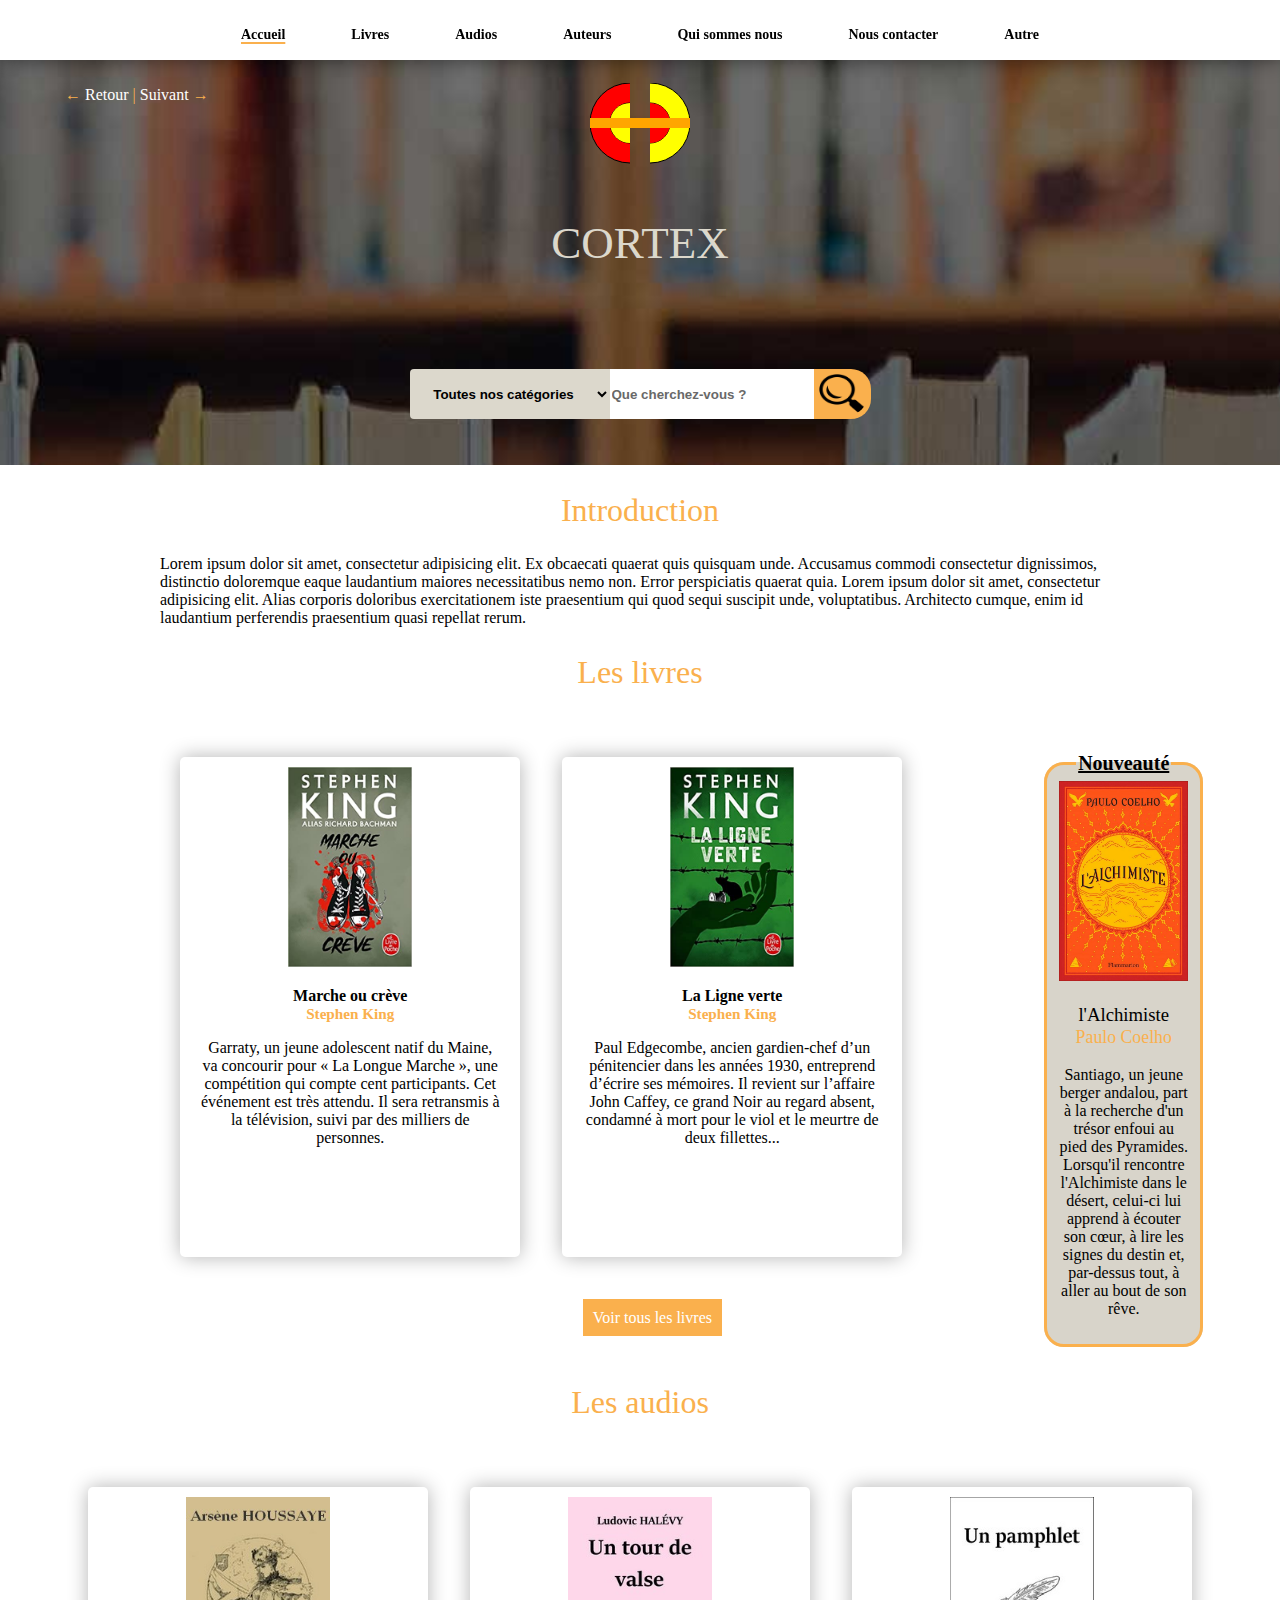
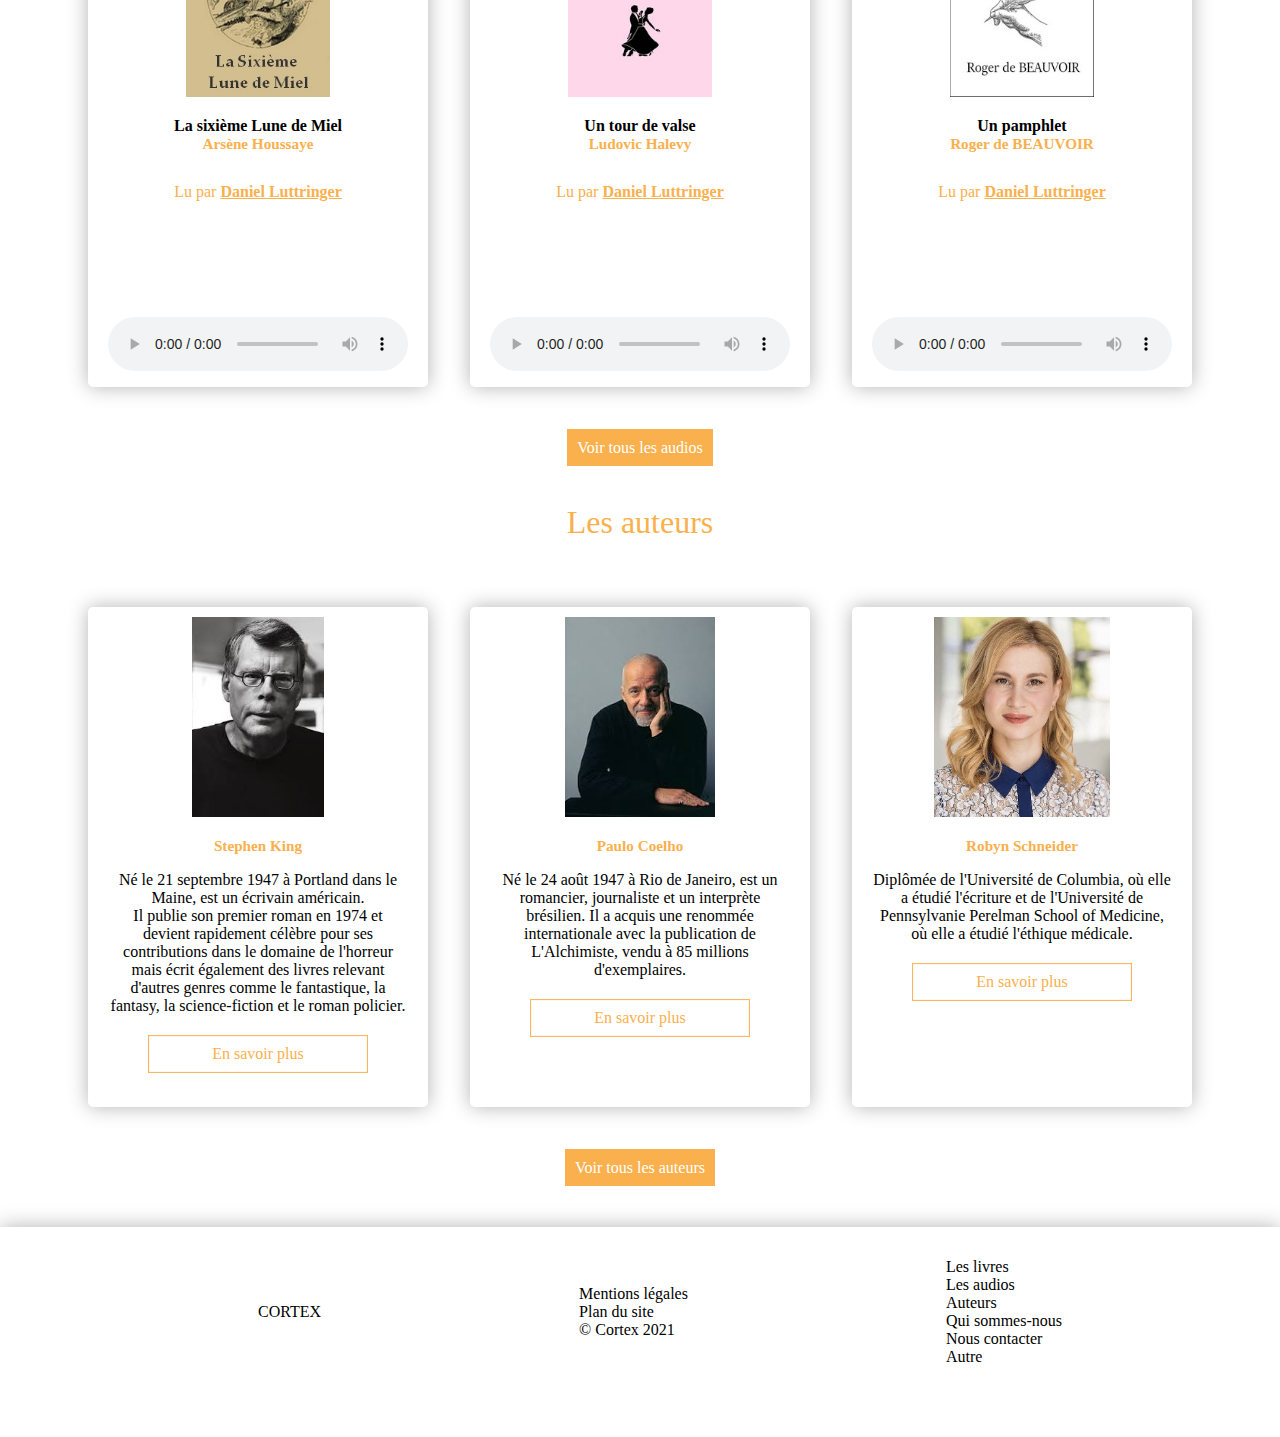
<file: html/index.html>
<!DOCTYPE html>
<html lang="fr" >
    <head>
        <meta charset="utf-8">
        <title>Accueil</title>
        <link rel="stylesheet" href="../css/style.css"/>
        <meta name="author" content="ISMAIL Saman et Hoarau Tristan" />
        <meta name="description" content="Ce site web contien des livres sous toutes ses formes."/>
        <link rel="shortcut icon" href="../media/logo.ico" />
    </head>

    <body onload="logo()">
        <nav>
            <div class="ul">
                <input type = "button" class="current li" value="Accueil" onclick="location.href='index.html'">
                <input type = "button" class="li" value="Livres" onclick="location.href='livres.html'">
                <input type = "button" class="li" value="Audios" onclick="location.href='audios.html'">
                <input type = "button" class="li" value="Auteurs" onclick="location.href='auteurs.html'">
                <input type = "button" class="li" value="Qui sommes nous" onclick="location.href='quiSommesNous.html'">
                <input type = "button" class="li" value="Nous contacter" onclick="location.href='nousContacter.html'">
                <input type = "button" class="li" value="Autre" onclick="location.href='autre.html'">
            </div>
        </nav>

    <div class="content">
        <header>
            <div class="header-content">
                <div class="next-back">
                    <a href="javascript: history.go(-1)">Retour</a>
                    <a href="livres.html">Suivant</a>
                </div>
                <div id="canvas_container">
                    <canvas id="c1" width="100" height="100">
                    </canvas>
                    <h1>CORTEX</h1>
                </div>


                <div id="divChercher">
                    <select name="filtre" id="filtre" >
                        <option selected="selected" value="tous">Toutes nos catégories</option>
                        <option value="livres">Livres</option>
                        <option value="audios">Audios</option>
                        <option value="auteurs">Auteurs</option>
                    </select>
                    <input id="txtChercher" type="text" value="Que cherchez-vous ?" onfocus="cliqueBarreRecherche()"/>
                    <img src="../media/search.png" alt="search" onclick="chercher()"/>
                </div>
            </div>
        </header>

        <div id="home-content">
            <div class="intro">
                <h2>Introduction</h2>
                <p>
                    Lorem ipsum dolor sit amet, consectetur adipisicing elit. Ex obcaecati quaerat quis quisquam unde. Accusamus commodi consectetur dignissimos, distinctio doloremque eaque laudantium maiores necessitatibus nemo non. Error perspiciatis quaerat quia.
                    Lorem ipsum dolor sit amet, consectetur adipisicing elit. Alias corporis doloribus exercitationem iste praesentium qui quod sequi suscipit unde, voluptatibus. Architecto cumque, enim id laudantium perferendis praesentium quasi repellat rerum.
                </p>
            </div>

            <h2>Les livres</h2>

            <div class="new">
                <fieldset id="nouveaute">
                    <legend>Nouveauté</legend>
                    <a href = "https://www.babelio.com/livres/Coelho-Lalchimiste/5047">
                        <img class="photoArticles" src="../media/livres/lalchimiste.jpg" alt="l'alchimiste"/>
                    </a>
                    <h3>l'Alchimiste<br/><span class="auteur">Paulo Coelho</span></h3>
                    <p>Santiago, un jeune berger andalou, part à la recherche d'un trésor enfoui au pied des Pyramides.
                        <br/>Lorsqu'il rencontre l'Alchimiste dans le désert, celui-ci lui apprend à écouter son cœur, à lire les signes du destin et, par-dessus tout, à aller au bout de son rêve.
                    </p>
                </fieldset>
            </div>
            <table>
                <tr>
                    <td>
                        <div class="article articleLivre tous">
                            <a href = "https://fr.wikipedia.org/wiki/Marche_ou_cr%C3%A8ve_(roman)">
                                <img class="photoArticles" src="../media/livres/marcheOuCreve.jpg" alt="Marche ou créve"/>
                            </a>
                            <p class="titre">Marche ou crève <br><span class="auteur">Stephen King</span></p>
                            <p class="description">Garraty, un jeune adolescent natif du Maine, va concourir pour « La Longue Marche », une compétition qui compte cent participants. Cet événement est très attendu.
                                                   Il sera retransmis à la télévision, suivi par des milliers de personnes.</p>
                        </div>
                    </td>
                    <td>
                        <div class="article articleLivre tous">
                            <a href = "https://www.livredepoche.com/livre/la-ligne-verte-9782253122920">
                                <img class="photoArticles" src="../media/livres/laLigneVerte.jpg" alt="La Ligne verte"/>
                            </a>
                            <p class="titre">La Ligne verte <br><span class="auteur">Stephen King</span></p>
                            <p class="description">Paul Edgecombe, ancien gardien-chef d’un pénitencier dans les années 1930, entreprend d’écrire ses mémoires.
                                                   Il revient sur l’affaire John Caffey, ce grand Noir au regard absent, condamné à mort pour le viol et le meurtre de deux fillettes...</p>
                        </div>
                    </td>
                </tr>
                <tr>
                    <td></td>
                    <td><a href="livres.html" class="btn">Voir tous les livres</a></td>
                </tr>
            </table>

            <div class="clear"></div>

            <h2>Les audios</h2>

            <table>
                <tr>
                    <td>
                        <div class="article articleAudio tous">
                            <a href = "https://fr.wikipedia.org/wiki/Ars%C3%A8ne_Houssaye">
                                <img class="photoArticles" src="../media/audios/laSixiemeLuneDeMiel.jpg" alt="la sixième Lune de Miel"/>
                            </a>
                            <p class="titre">La sixième Lune de Miel<br/><span class="auteur">Arsène Houssaye</span></p>
                            <p class="luPar">Lu par <span>Daniel Luttringer</span></p>
                            <audio controls class="audios">
                                <source src="https://archive.org/download/ArseneHoussaye_LaSixiemeLuneDeMiel/Arsene_Houssaye_-_La_Sixieme_lune_de_miel.mp3" type="audio/mpeg">
                            </audio>
                        </div>
                    </td>
                    <td>
                        <div class="article articleAudio tous">
                            <a href = "https://fr.wikipedia.org/wiki/Ludovic_Hal%C3%A9vy">
                                <img class="photoArticles" src="../media/audios/unTourDeValse.jpg" alt="Un tour de valse"/>
                            </a>
                            <p class="titre">Un tour de valse<br/><span class="auteur">Ludovic Halevy</span></p>
                            <p class="luPar">Lu par <span>Daniel Luttringer</span></p>
                            <audio controls class="audios">
                                <source src="https://archive.org/download/Ludovic_Halevy_-_Un_Tour_De_Valse/Ludovic_Halevy_-_Un_tour_de_valse.mp3" type="audio/mpeg">
                            </audio>
                        </div>
                    </td>
                    <td>
                        <div class="article articleAudio tous">
                            <a href = "https://fr.wikipedia.org/wiki/Roger_de_Beauvoir">
                                <img class="photoArticles" src="../media/audios/unPamphlet.jpg" alt="Un pamphlet"/>
                            </a>
                            <p class="titre">Un pamphlet<br/><span class="auteur">Roger de BEAUVOIR</span></p>
                            <p class="luPar">Lu par <span>Daniel Luttringer</span></p>
                            <audio controls class="audios">
                                <source src="https://archive.org/download/roger_de_beauvoir_-_un_pamphlet/Roger_de_Beauvoir_-_Un_pamphlet.mp3" type="audio/mpeg">
                            </audio>
                        </div>
                    </td>
                </tr>
                <tr>
                    <td></td>
                    <td><a href="audios.html" class="btn">Voir tous les audios</a></td>
                    <td></td>
                </tr>
            </table>

            <h2>Les auteurs</h2>
            <table>
                <tr>
                    <td>
                        <div class="article articleAuteur tous">
                            <a href = "https://fr.wikipedia.org/wiki/Stephen_King">
                              <img class="photoArticles" src="../media/auteurs/stephenKing.jpg" alt="Stephen King"/>
                            </a>
                            <p class="titre"><span class="auteur">Stephen King</span></p>
                            <p class="description">Né le 21 septembre 1947 à Portland dans le Maine, est un écrivain américain.
                                <br>
                                                   Il publie son premier roman en 1974 et devient rapidement célèbre pour ses contributions dans le domaine de l'horreur mais écrit également des livres relevant d'autres genres comme le fantastique, la fantasy, la science-fiction et le roman policier. </p>
                            <a class="enSavoirPlus" href = "https://fr.wikipedia.org/wiki/Stephen_King">En savoir plus</a>
                        </div>
                    </td>
                    <td>
                        <div class="article articleAuteur tous">
                            <a href = "https://fr.wikipedia.org/wiki/Paulo_Coelho">
                                 <img class="photoArticles" src="../media/auteurs/pauloCoelho.jpg" alt="Paulo Coelho"/>
                            </a>
                            <p class="titre"><span class="auteur">Paulo Coelho</span></p>
                            <p class="description">Né le 24 août 1947 à Rio de Janeiro, est un romancier, journaliste et un interprète brésilien. Il a acquis une renommée internationale avec la publication de L'Alchimiste, vendu à 85 millions d'exemplaires.</p>
                           <a class="enSavoirPlus" href = "https://fr.wikipedia.org/wiki/Paulo_Coelho">En savoir plus</a>
                        </div>
                    </td>
                    <td>
                        <div class="article articleAuteur tous" >
                            <a href ="https://www.babelio.com/auteur/Robyn-Schneider/285211">
                                    <img class="photoArticles" src="../media/auteurs/robynSchneider.jpg" alt="Robyn Schneider"/>
                            </a>
                            <p class="titre"><span class="auteur">Robyn Schneider</span></p>
                            <p class="description">Diplômée de l'Université de Columbia, où elle a étudié l'écriture et de l'Université de Pennsylvanie Perelman School of Medicine, où elle a étudié l'éthique médicale.</p>
                            <a class="enSavoirPlus" href ="https://www.babelio.com/auteur/Robyn-Schneider/285211">En savoir plus</a>
                        </div>
                    </td>
                </tr>
                <tr>
                    <td></td>
                    <td><a href="auteurs.html" class="btn">Voir tous les auteurs</a></td>
                    <td></td>
                </tr>
            </table>
        </div>
    </div>


    <div class="clear">

        <footer>
            <ul>
                <li>CORTEX</li>
            </ul>
            <ul>
                <li><a href="#">Mentions l&eacute;gales</a></li>
                <li><a href="#">Plan du site</a></li>
                <li>© Cortex 2021</li>
            </ul>
            <ul>
                <li><a href="livres.html">Les livres</a></li>
                <li><a href="audios.html">Les audios</a></li>
                <li><a href="auteurs.html">Auteurs</a></li>
                <li><a href="quiSommesNous.html">Qui sommes-nous</a></li>
                <li><a href="nousContacter.html">Nous contacter</a></li>
                <li><a href="autre.html">Autre</a></li>
            </ul>
        </footer>
    </div>

    <script src="../javascript/code.js"></script>
    </body>
</html>
</file>
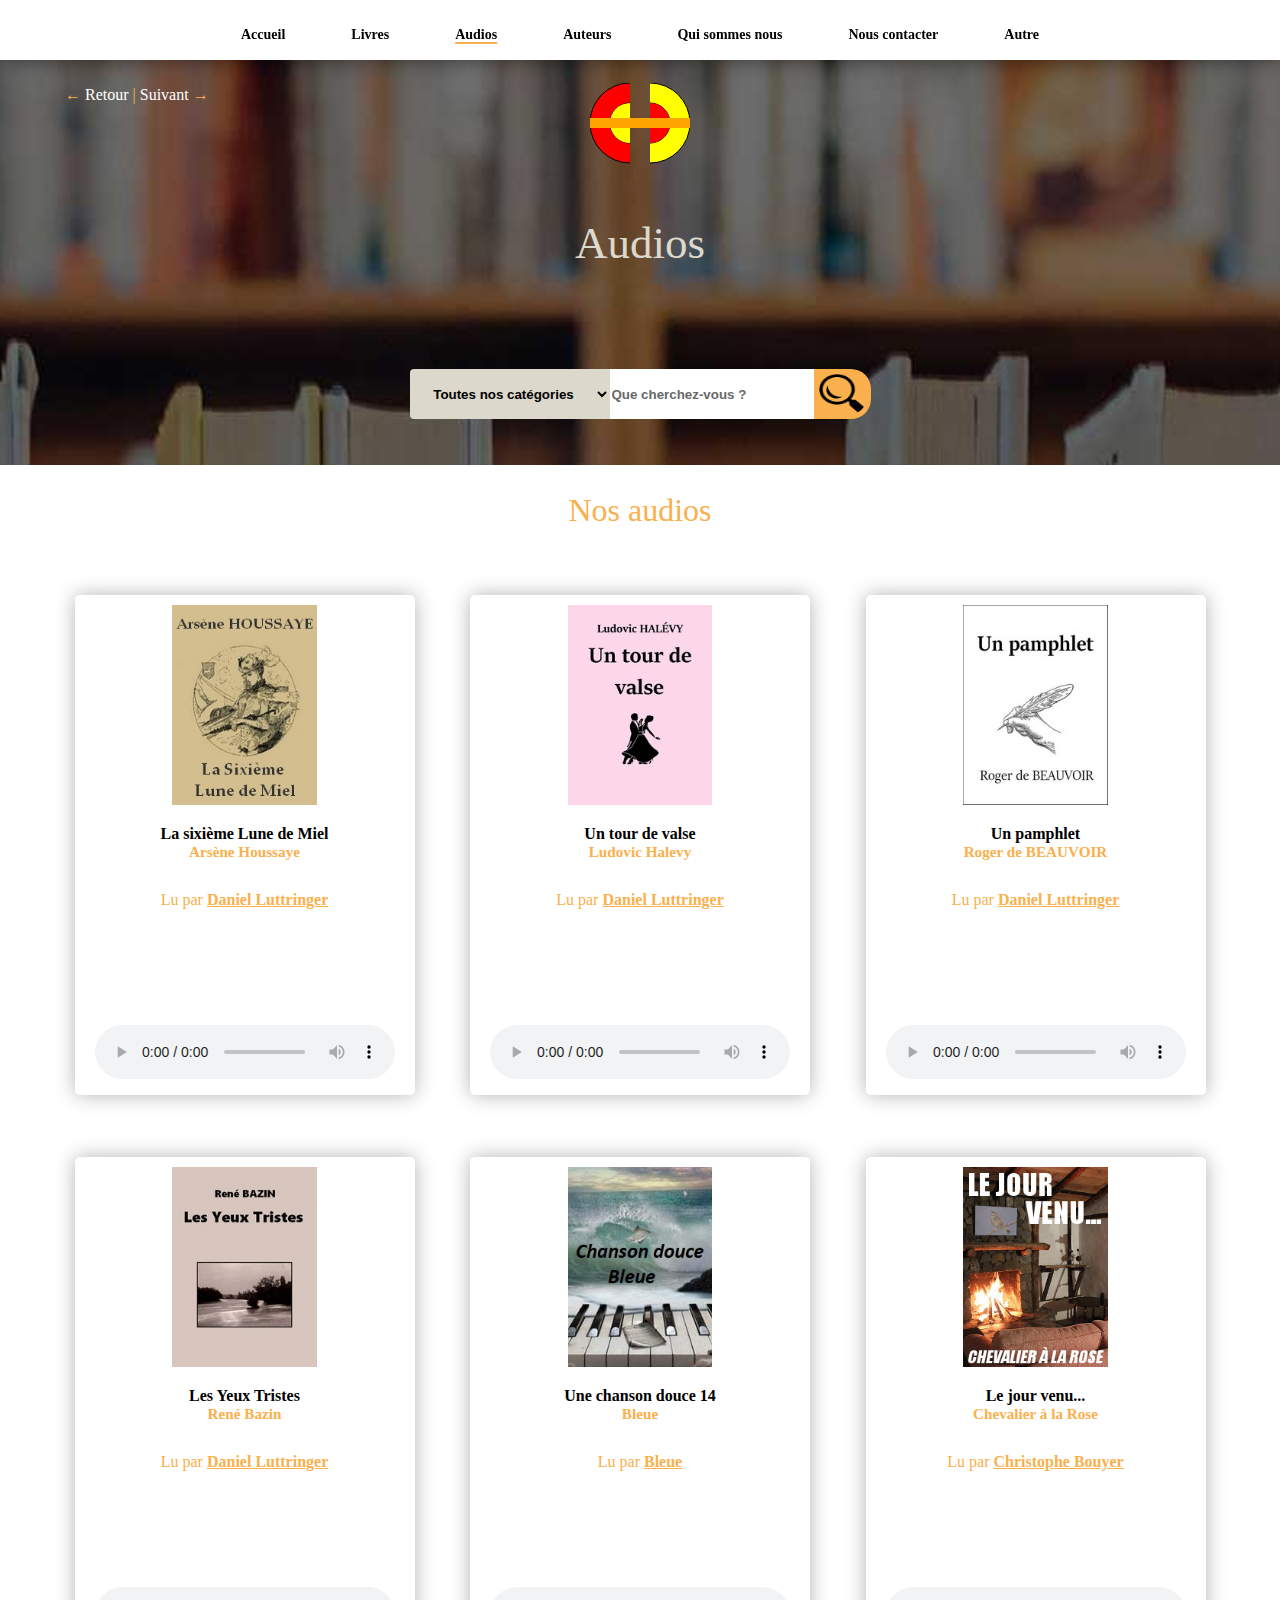
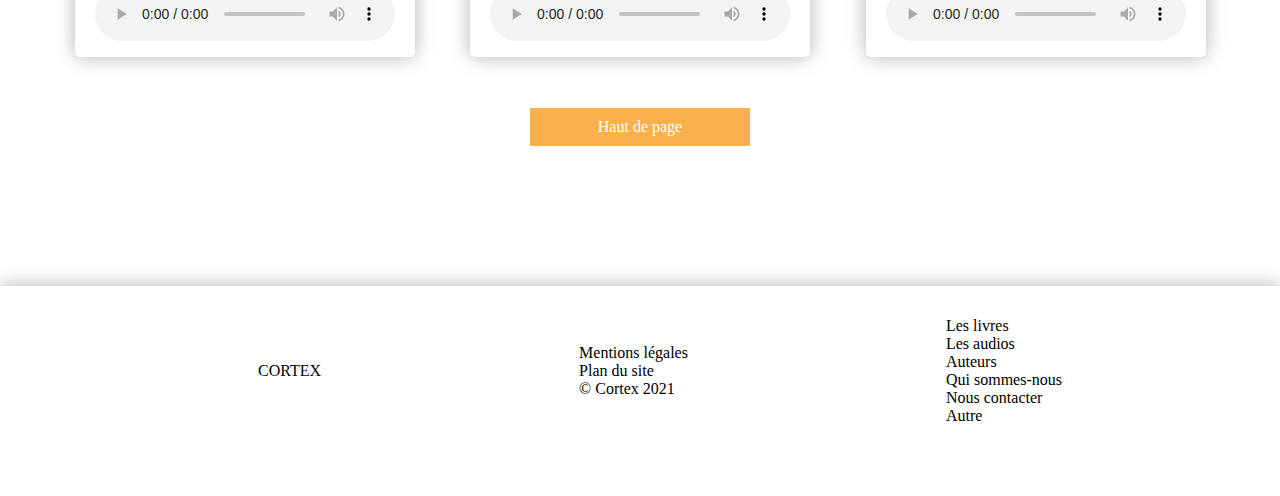
<file: html/audios.html>
<!DOCTYPE html>
<html lang="fr">
    <head>
        <meta charset="utf-8">
        <title>Audios</title>
        <link rel="stylesheet" href="../css/style.css"/>
        <meta name="author" content="ISMAIL Saman et Hoarau Tristan" />
        <meta name="description" content="Ce site web contient des livres sous toutes ses formes."/>
        <link rel="shortcut icon" href="../media/logo.ico" />
    </head>

    <body onload="logo()" id="top">
    <nav>
        <div class="ul">
            <input type = "button" class="li" value="Accueil" onclick="location.href='index.html'">
            <input type = "button" class="li" value="Livres" onclick="location.href='livres.html'">
            <input type = "button" class="current li" value="Audios" onclick="location.href='audios.html'">
            <input type = "button" class="li" value="Auteurs" onclick="location.href='auteurs.html'">
            <input type = "button" class="li" value="Qui sommes nous" onclick="location.href='quiSommesNous.html'">
            <input type = "button" class="li" value="Nous contacter" onclick="location.href='nousContacter.html'">
            <input type = "button" class="li" value="Autre" onclick="location.href='autre.html'">
        </div>
    </nav>
        <div class="content">
            <header>
                <div class="header-content">
                    <div class="next-back">
                        <a href="javascript: history.go(-1)">Retour</a>
                        <a href="auteurs.html">Suivant</a>
                    </div>
                    <div id="canvas_container">
                        <canvas id="c1" width="100" height="100">
                        </canvas>
                        <h1>Audios</h1>
                    </div>

                    <div id="divChercher">
                        <select name="filtre" id="filtre" >
                            <option selected="selected" value="tous">Toutes nos catégories</option>
                            <option value="livres">Livres</option>
                            <option value="audios">Audios</option>
                            <option value="auteurs">Auteurs</option>
                        </select>
                        <input id="txtChercher" type="text" value="Que cherchez-vous ?" onfocus="cliqueBarreRecherche()"/>
                        <img src="../media/search.png" alt="search" onclick="chercher()"/>
                    </div>
                </div>
            </header>


            <div id="home-content">
                <h2>Nos audios</h2>
                <table>
                    <tr>
                        <td>
                            <div class="article articleAudio tous">
                                <a href = "https://fr.wikipedia.org/wiki/Ars%C3%A8ne_Houssaye">
                                    <img class="photoArticles" src="../media/audios/laSixiemeLuneDeMiel.jpg" alt="la sixième Lune de Miel"/>
                                </a>
                                <p class="titre">La sixième Lune de Miel<br/><span class="auteur">Arsène Houssaye</span></p>
                                <p class="luPar">Lu par <span>Daniel Luttringer</span></p>
                                <audio controls class="audios">
                                    <source src="https://archive.org/download/ArseneHoussaye_LaSixiemeLuneDeMiel/Arsene_Houssaye_-_La_Sixieme_lune_de_miel.mp3" type="audio/mpeg">
                                </audio>
                            </div>
                        </td>
                        <td>
                            <div class="article articleAudio tous">
                                <a href = "https://fr.wikipedia.org/wiki/Ludovic_Hal%C3%A9vy">
                                     <img class="photoArticles" src="../media/audios/unTourDeValse.jpg" alt="Un tour de valse"/>
                                </a>
                                <p class="titre">Un tour de valse<br/><span class="auteur">Ludovic Halevy</span></p>
                                <p class="luPar">Lu par <span>Daniel Luttringer</span></p>
                                <audio controls class="audios">
                                    <source src="https://archive.org/download/Ludovic_Halevy_-_Un_Tour_De_Valse/Ludovic_Halevy_-_Un_tour_de_valse.mp3" type="audio/mpeg">
                                </audio>
                            </div>
                        </td>
                        <td>
                            <div class="article articleAudio tous">
                                <a href = "https://fr.wikipedia.org/wiki/Roger_de_Beauvoir">
                                     <img class="photoArticles" src="../media/audios/unPamphlet.jpg" alt="Un pamphlet"/>
                                </a>
                                <p class="titre">Un pamphlet<br/><span class="auteur">Roger de BEAUVOIR</span></p>
                                <p class="luPar">Lu par <span>Daniel Luttringer</span></p>
                                <audio controls class="audios">
                                    <source src="https://archive.org/download/roger_de_beauvoir_-_un_pamphlet/Roger_de_Beauvoir_-_Un_pamphlet.mp3" type="audio/mpeg">
                                </audio>
                            </div>
                        </td>
                        <td>
                            <div class="article articleAudio tous">
                                <a href = "https://fr.wikipedia.org/wiki/Ren%C3%A9_Bazin">
                                        <img class="photoArticles" src="../media/audios/lesYeuxTristes.jpg" alt="Les Yeux Tristes"/>
                                </a>
                                <p class="titre">Les Yeux Tristes<br/><span class="auteur">René Bazin</span></p>
                                <p class="luPar">Lu par <span>Daniel Luttringer</span></p>
                                <audio controls class="audios">
                                    <source src="https://archive.org/download/rene-bazin-_-les-yeux-tristes/Rene_Bazin_-_Les_Yeux_Tristes.mp3" type="audio/mpeg">
                                </audio>
                            </div>
                        </td>
                        <td>
                            <div class="article articleAudio tous">
                                <a href = "https://www.youtube.com/watch?v=sFarEgAfsrY">
                                     <img class="photoArticles" src="../media/audios/uneChansonDouce14.jpg" alt="Une chanson douce 14"/>
                                </a>
                                <p class="titre">Une chanson douce 14<br/><span class="auteur">Bleue</span></p>
                                <p class="luPar">Lu par <span>Bleue</span></p>
                                <audio controls class="audios">
                                    <source src="https://archive.org/download/lesyeuxfermeslecture/les%20yeux%20ferm%C3%A9s%20lecture.mp3" type="audio/mpeg">
                                </audio>
                            </div>
                        </td>
                        <td>
                            <div class="article articleAudio tous">
                                <a href = "https://fr.wikipedia.org/wiki/Der_Rosenkavalier">
                                        <img class="photoArticles" src="../media/audios/leJourVenu.jpg" alt="Le jour venu..."/>
                                </a>
                                <p class="titre">Le jour venu...<br/><span class="auteur">Chevalier à la Rose</span></p>
                                <p class="luPar">Lu par <span>Christophe Bouyer</span></p>
                                <audio controls class="audios">
                                    <source src="https://archive.org/download/ChevalierALaRoseLeJourVenu...LuParChristopheBouyer201712/Chevalier-a-la-Rose_Le-jour-venu..._Lu-par-Christophe-Bouyer_2017-12.mp3" type="audio/mpeg">
                                </audio>
                            </div>
                        </td>
                    </tr>
                </table>
                <div class="haut_de_page">
                    <a href="#top" >Haut de page</a>
                </div>
            </div>
            <div class="clear">

                <footer>
                    <ul>
                        <li>CORTEX</li>
                    </ul>
                    <ul>
                        <li><a href="#">Mentions l&eacute;gales</a></li>
                        <li><a href="#">Plan du site</a></li>
                        <li>© Cortex 2021</li>
                    </ul>
                    <ul>
                        <li><a href="livres.html">Les livres</a></li>
                        <li><a href="audios.html">Les audios</a></li>
                        <li><a href="auteurs.html">Auteurs</a></li>
                        <li><a href="quiSommesNous.html">Qui sommes-nous</a></li>
                        <li><a href="nousContacter.html">Nous contacter</a></li>
                        <li><a href="autre.html">Autre</a></li>
                    </ul>
                </footer>
            </div>
        </div>
        <script src="../javascript/code.js"></script>
        <!-- Scripts pour haut de page plus fluide -->
        <script src='https://ajax.googleapis.com/ajax/libs/jquery/3.4.1/jquery.min.js'></script>
        <script>
            $('a[href^="#"]').click(function(){
                var the_id = $(this).attr("href");
                if (the_id === '#') {
                    return;
                }
                $('html, body').animate({
                    scrollTop:$(the_id).offset().top
                }, 'slow');
                return false;
            });
    </script>


    </body>
</html>
</file>
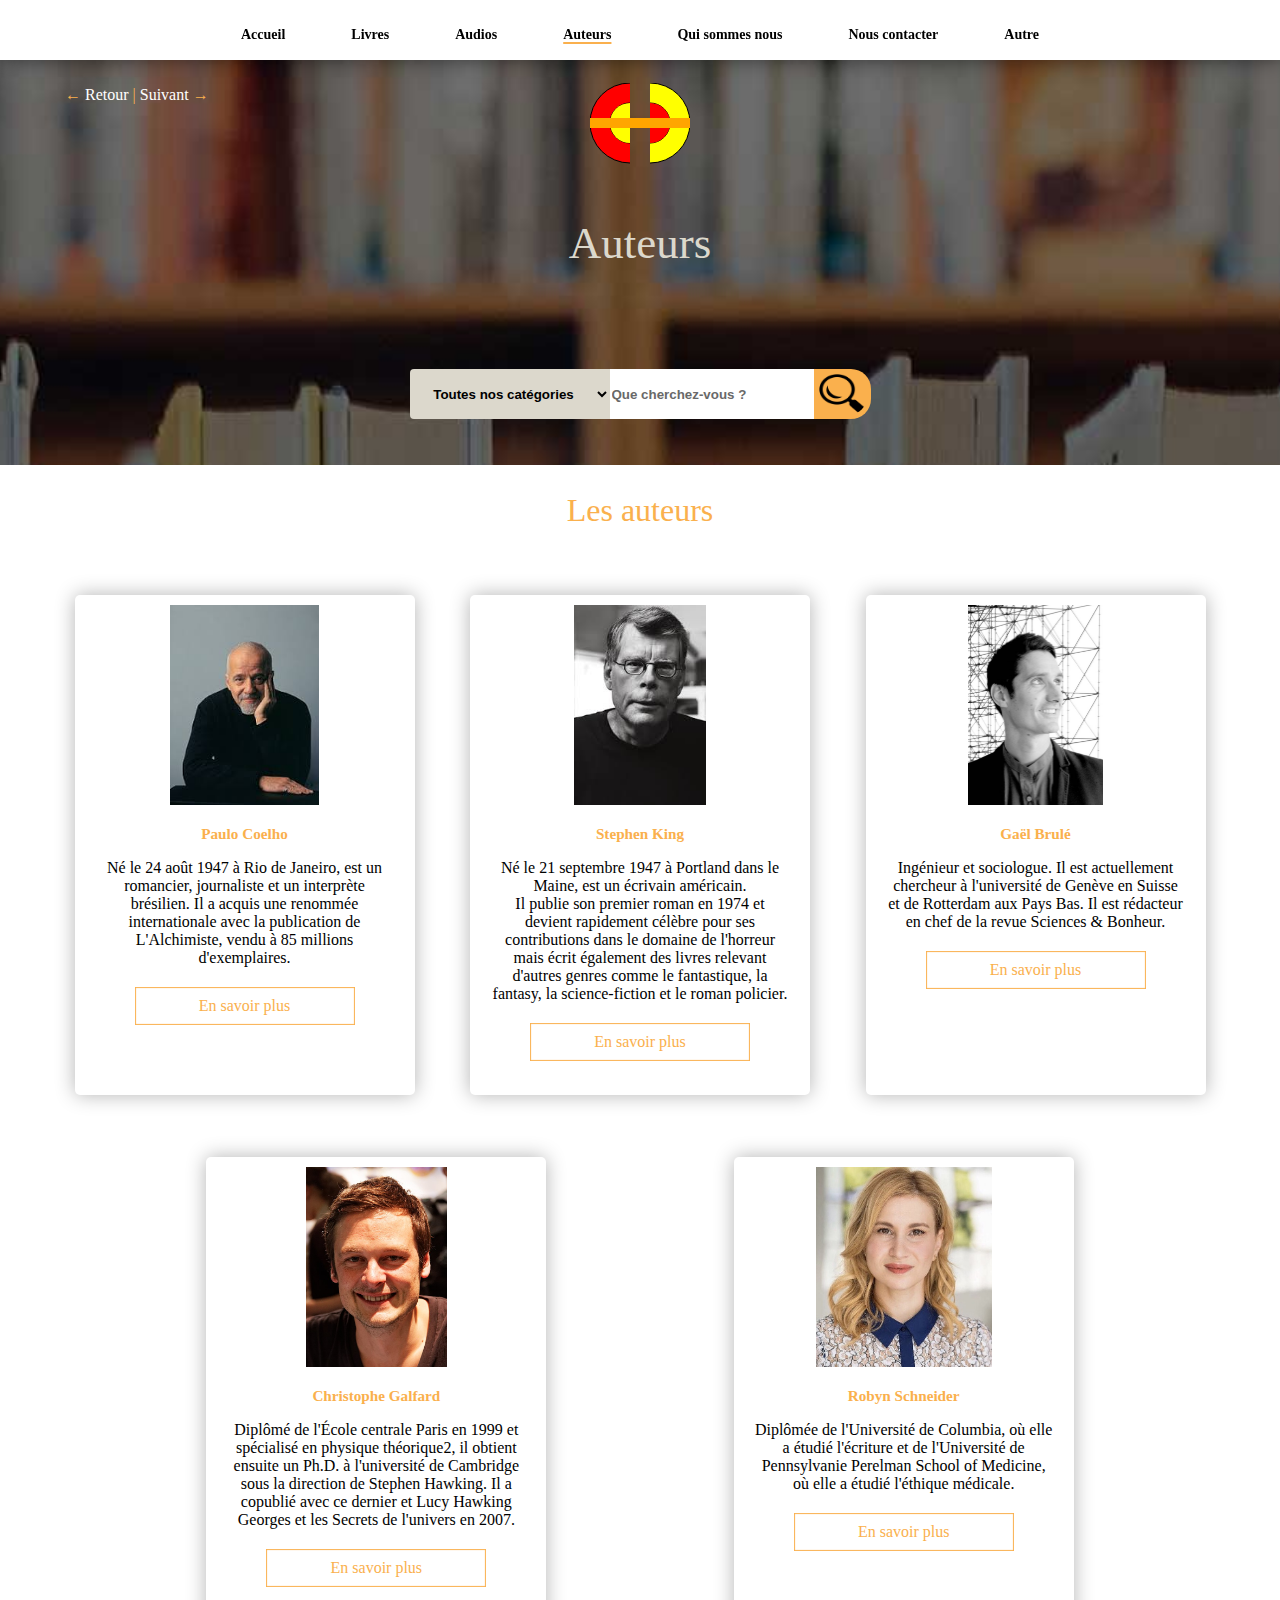
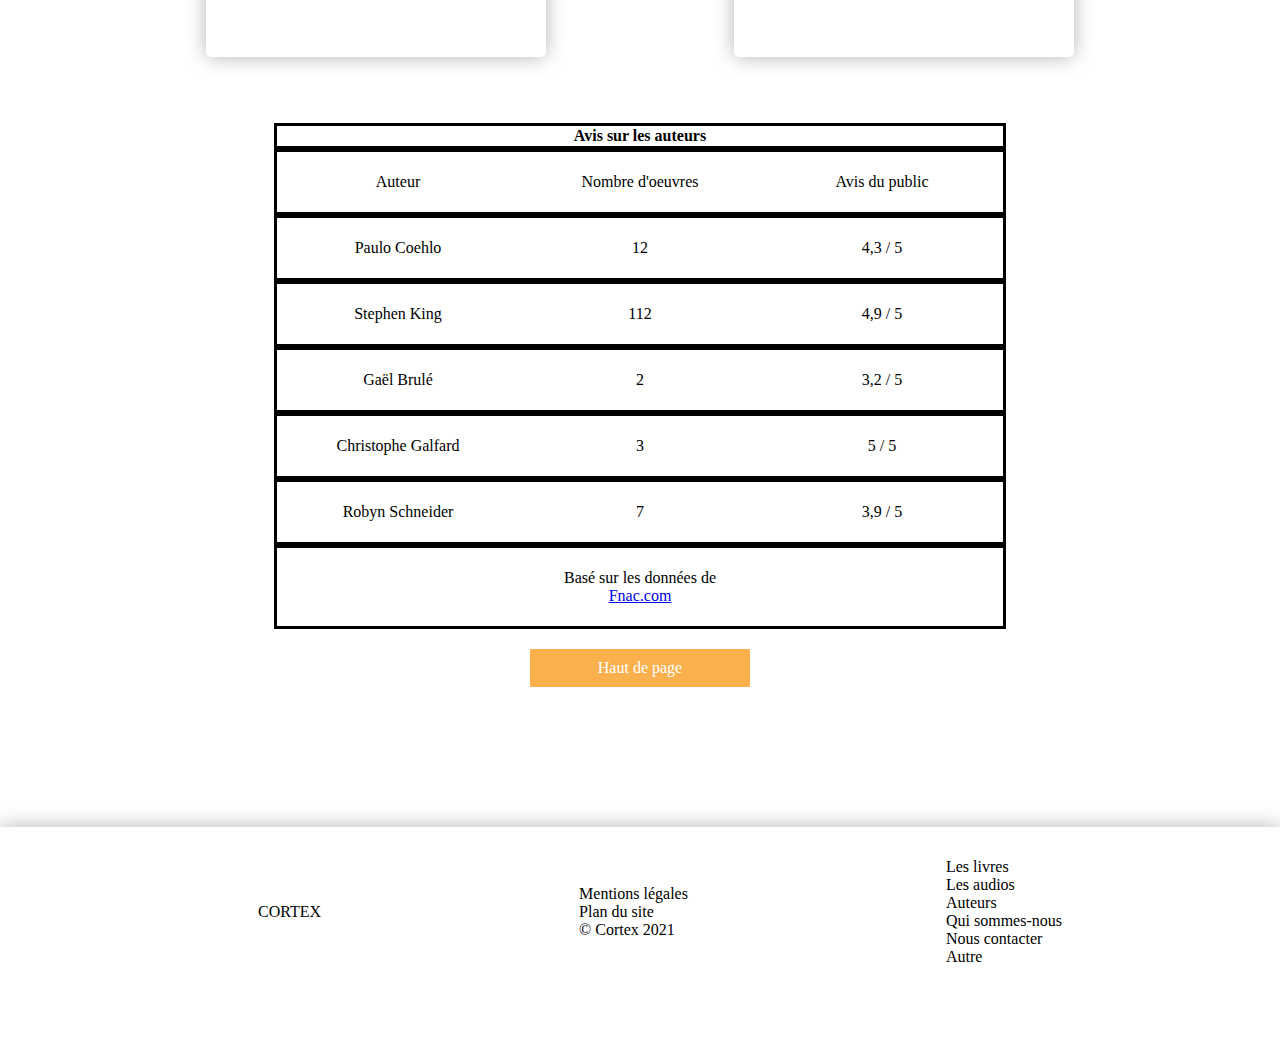
<file: html/auteurs.html>
<!DOCTYPE html>
<html lang="fr">
    <head>
        <meta charset="utf-8">
        <title>Auteurs</title>
        <link rel="stylesheet" href="../css/style.css"/>
        <meta name="author" content="ISMAIL Saman et Hoarau Tristan" />
        <meta name="description" content="Ce site web contient des livres sous toutes ses formes."/>
        <link rel="shortcut icon" href="../media/logo.ico" />
    </head>
    <body onload="logo()" id="top">
    <nav>
        <div class="ul">
            <input type = "button" class="li" value="Accueil" onclick="location.href='index.html'">
            <input type = "button" class="li" value="Livres" onclick="location.href='livres.html'">
            <input type = "button" class="li" value="Audios" onclick="location.href='audios.html'">
            <input type = "button" class="current li" value="Auteurs" onclick="location.href='auteurs.html'">
            <input type = "button" class="li" value="Qui sommes nous" onclick="location.href='quiSommesNous.html'">
            <input type = "button" class="li" value="Nous contacter" onclick="location.href='nousContacter.html'">
            <input type = "button" class="li" value="Autre" onclick="location.href='autre.html'">
        </div>
    </nav>
        <div class="content">
            <header>
                <div class="header-content">
                    <div class="next-back">
                        <a href="javascript: history.go(-1)">Retour</a>
                        <a href="quiSommesNous.html">Suivant</a>
                    </div>
                    <div id="canvas_container">
                        <canvas id="c1" width="100" height="100">
                        </canvas>
                        <h1>Auteurs</h1>
                    </div>

                    <div id="divChercher">
                        <select name="filtre" id="filtre" >
                            <option selected="selected" value="tous">Toutes nos catégories</option>
                            <option value="livres">Livres</option>
                            <option value="audios">Audios</option>
                            <option value="auteurs">Auteurs</option>
                        </select>
                        <input id="txtChercher" type="text" value="Que cherchez-vous ?" onfocus="cliqueBarreRecherche()"/>
                        <img src="../media/search.png" alt="search" onclick="chercher()"/>
                    </div>
                </div>
            </header>


            <div id="home-content">
                <h2>Les auteurs</h2>
                <table>
                    <tr>
                        <td>
                            <div class="article articleAuteur tous" >
                                <a href = "https://fr.wikipedia.org/wiki/Paulo_Coelho">
                                <img class="photoArticles" src="../media/auteurs/pauloCoelho.jpg" alt="Paulo Coelho"/>
                                </a>
                                <p class="titre"><span class="auteur">Paulo Coelho</span></p>
                                <p class="description">Né le 24 août 1947 à Rio de Janeiro, est un romancier, journaliste et un interprète brésilien. Il a acquis une renommée internationale avec la publication de L'Alchimiste, vendu à 85 millions d'exemplaires.</p>
                               <a href = "https://fr.wikipedia.org/wiki/Paulo_Coelho" class="enSavoirPlus">En savoir plus</a>
                            </div>
                        </td>
                        <td>
                            <div class="article articleAuteur tous" >
                                <a href = "https://fr.wikipedia.org/wiki/Stephen_King">
                                    <img class="photoArticles" src="../media/auteurs/stephenKing.jpg" alt="Stephen King"/>
                                </a>
                                <p class="titre"><span class="auteur">Stephen King</span></p>
                                <p class="description">Né le 21 septembre 1947 à Portland dans le Maine, est un écrivain américain.
                                    <br>
                                                       Il publie son premier roman en 1974 et devient rapidement célèbre pour ses contributions dans le domaine de l'horreur mais écrit également des livres relevant d'autres genres comme le fantastique, la fantasy, la science-fiction et le roman policier. </p>
                                <a href = "https://fr.wikipedia.org/wiki/Stephen_King" class="enSavoirPlus">En savoir plus</a>
                            </div>
                        </td>
                        <td>
                            <div class="article articleAuteur tous" >
                                <a href = "https://www.unine.ch/socio/home/collaborateurs/brule-gael.html">
                                     <img class="photoArticles" src="../media/auteurs/gaelBrule.jpg" alt="Gaël Brulé"/>
                                </a>
                                <p class="titre"><span class="auteur">Gaël Brulé</span></p>
                                <p class="description">Ingénieur et sociologue. Il est actuellement chercheur à l'université de Genève en Suisse et de Rotterdam aux Pays Bas. Il est rédacteur en chef de la revue Sciences & Bonheur.</p>
                                <a href ="https://www.unine.ch/socio/home/collaborateurs/brule-gael.html" class="enSavoirPlus">En savoir plus</a>
                            </div>
                        </td>
                        <td>
                            <div class="article articleAuteur tous" >
                                <a href = "https://fr.wikipedia.org/wiki/Christophe_Galfard">
                                    <img class="photoArticles" src="../media/auteurs/christopheGalfard.jpg" alt="Christophe Galfard"/>
                                </a>
                                <p class="titre"><span class="auteur">Christophe Galfard</span></p>
                                <p class="description">Diplômé de l'École centrale Paris en 1999 et spécialisé en physique théorique2, il obtient ensuite un Ph.D. à l'université de Cambridge sous la direction de Stephen Hawking. Il a copublié avec ce dernier et Lucy Hawking Georges et les Secrets de l'univers en 2007.</p>
                               <a href ="https://fr.wikipedia.org/wiki/Christophe_Galfard" class="enSavoirPlus">En savoir plus</a>
                            </div>
                        </td>
                        <td>
                            <div class="article articleAuteur tous" >
                                <a href = "https://www.babelio.com/auteur/Robyn-Schneider/285211">
                                     <img class="photoArticles" src="../media/auteurs/robynSchneider.jpg" alt="Robyn Schneider"/>
                                </a>
                                <p class="titre"><span class="auteur">Robyn Schneider</span></p>
                                <p class="description">Diplômée de l'Université de Columbia, où elle a étudié l'écriture et de l'Université de Pennsylvanie Perelman School of Medicine, où elle a étudié l'éthique médicale.</p>
                                <a href ="https://www.babelio.com/auteur/Robyn-Schneider/285211" class="enSavoirPlus">En savoir plus</a>
                            </div>
                        </td>
                    </tr>
                </table>
                <table id="table2">
                    <thead>
                        <tr>
                            <th></th>
                            <th>Avis sur les auteurs</th>
                            <th></th>
                        </tr>
                    </thead>
                    <tbody>
                    <tr>
                        <td>Auteur</td>
                        <td>Nombre d'oeuvres</td>
                        <td>Avis du public</td>
                    </tr>
                    <tr>
                        <td>Paulo Coehlo</td>
                        <td>12</td>
                        <td>4,3 / 5</td>
                    </tr>
                    <tr>
                        <td>Stephen King</td>
                        <td>112</td>
                        <td>4,9 / 5</td>
                    </tr>
                    <tr>
                        <td>Ga&euml;l Brul&eacute;</td>
                        <td>2</td>
                        <td>3,2 / 5</td>
                    </tr>
                    <tr>
                        <td>Christophe Galfard</td>
                        <td>3</td>
                        <td>5 / 5</td>
                    </tr>
                    <tr>
                        <td>Robyn Schneider</td>
                        <td>7</td>
                        <td>3,9 / 5</td>
                    </tr>
                    </tbody>
                    <tfoot>
                        <tr>
                            <td></td>
                            <td>Bas&eacute; sur les données de <a href="https://www.fnac.com/">Fnac.com</a></td>
                            <td></td>
                        </tr>
                    </tfoot>

                </table>
                <div class="haut_de_page">
                    <a href="#top" >Haut de page</a>
                </div>
            </div>
            <div class="clear">

                <footer>
                    <ul>
                        <li>CORTEX</li>
                    </ul>
                    <ul>
                        <li><a href="#">Mentions l&eacute;gales</a></li>
                        <li><a href="#">Plan du site</a></li>
                        <li>© Cortex 2021</li>
                    </ul>
                    <ul>
                        <li><a href="livres.html">Les livres</a></li>
                        <li><a href="audios.html">Les audios</a></li>
                        <li><a href="auteurs.html">Auteurs</a></li>
                        <li><a href="quiSommesNous.html">Qui sommes-nous</a></li>
                        <li><a href="nousContacter.html">Nous contacter</a></li>
                        <li><a href="autre.html">Autre</a></li>
                    </ul>
                </footer>
            </div>
        </div>
        <script src="../javascript/code.js"></script>
        <!-- Scripts pour haut de page plus fluide -->
        <script src='https://ajax.googleapis.com/ajax/libs/jquery/3.4.1/jquery.min.js'></script>
        <script>
            $('a[href^="#"]').click(function(){
                var the_id = $(this).attr("href");
                if (the_id === '#') {
                    return;
                }
                $('html, body').animate({
                    scrollTop:$(the_id).offset().top
                }, 'slow');
                return false;
            });
        </script>

    </body>
</html>
</file>
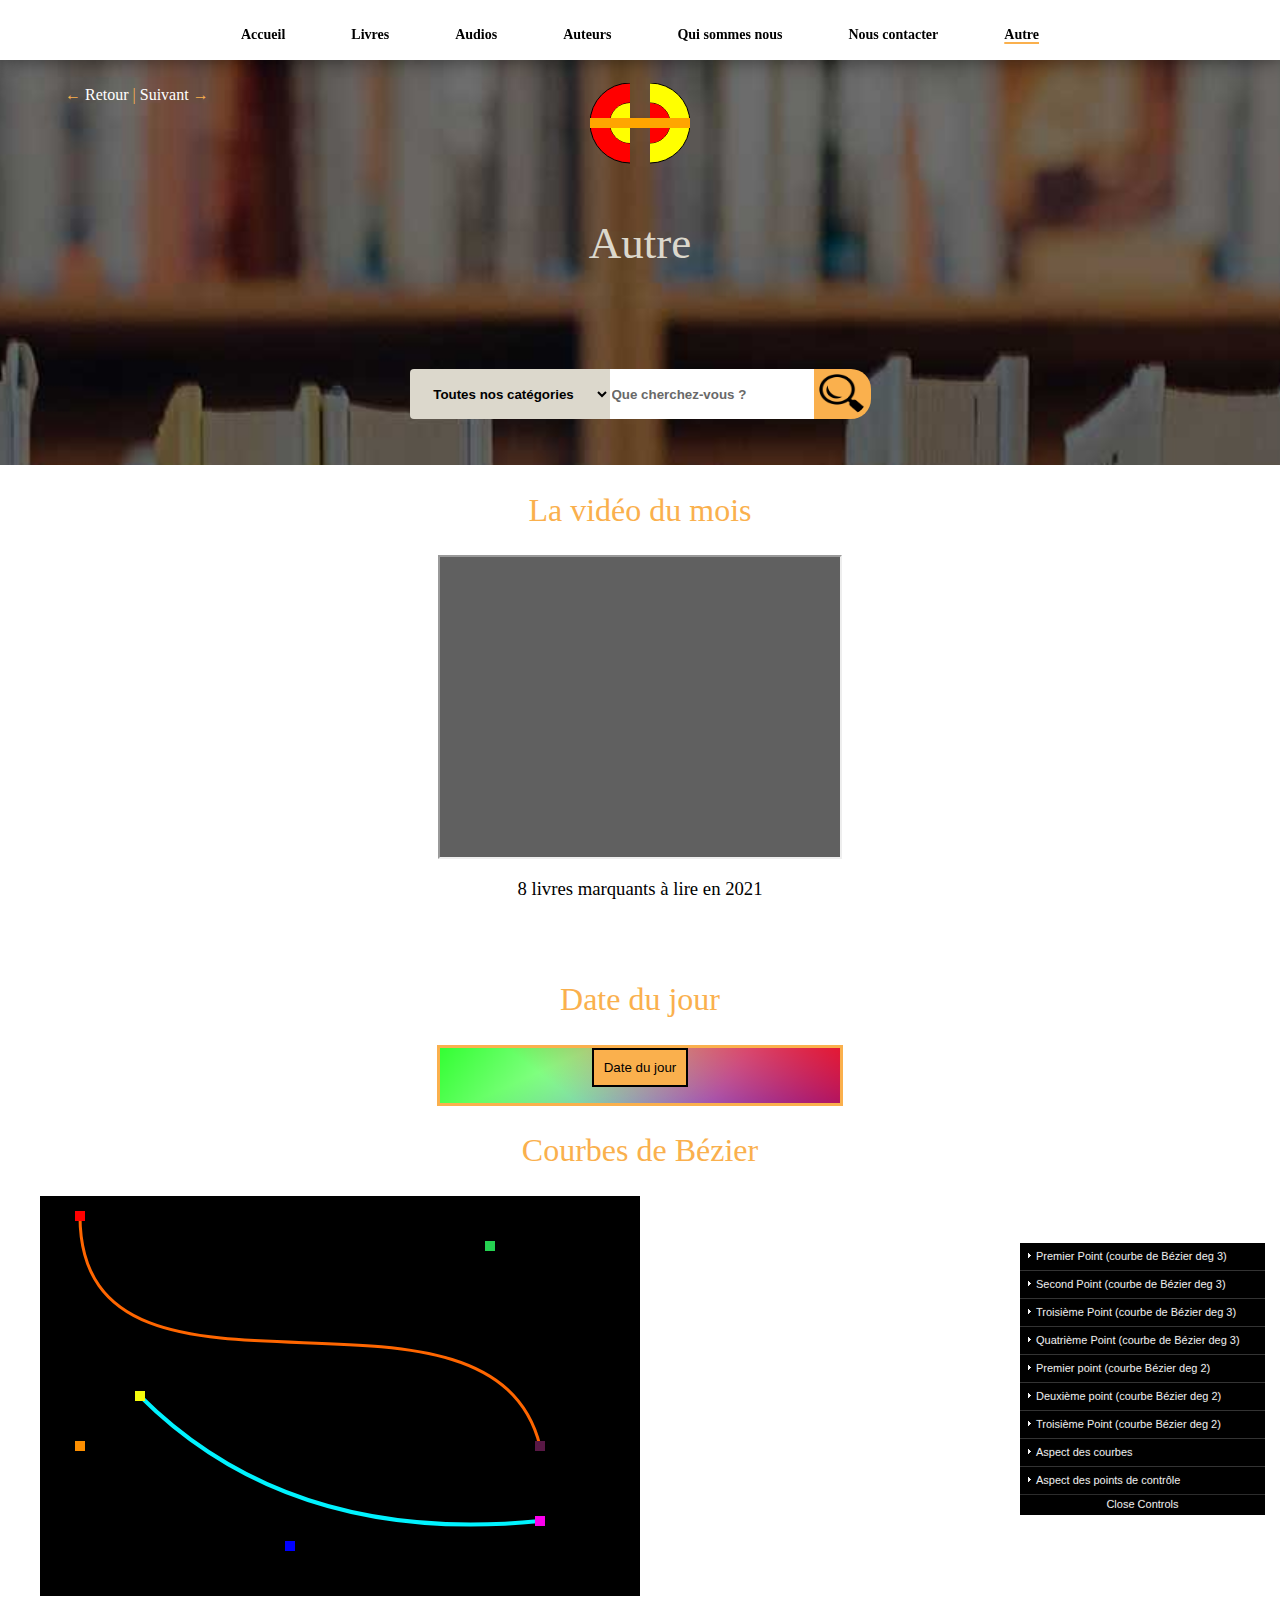
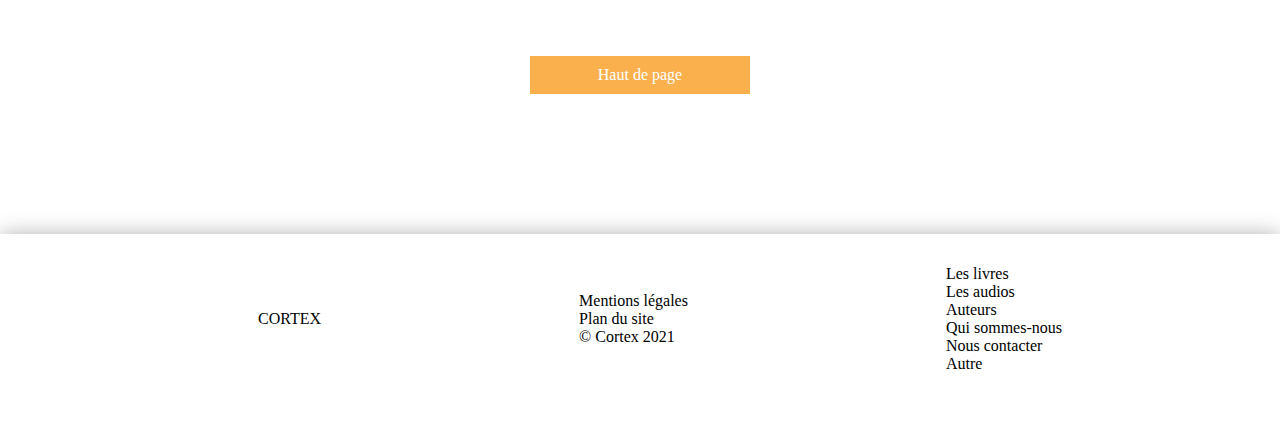
<file: html/autre.html>
<!DOCTYPE html>
<html lang="fr" >
    <head>
        <meta charset="utf-8">
        <title>Autre</title>
        <link rel="stylesheet" href="../css/style.css"/>
        <meta name="author" content="ISMAIL Saman et Hoarau Tristan" />
        <meta name="description" content="Ce site web contien des livres sous toutes ses formes."/>
        <link rel="shortcut icon" href="../media/logo.ico" />
    </head>

    <body onload=init() id="top">
    <nav>
        <div class="ul">
            <input type = "button" class="li" value="Accueil" onclick="location.href='index.html'">
            <input type = "button" class="li" value="Livres" onclick="location.href='livres.html'">
            <input type = "button" class="li" value="Audios" onclick="location.href='audios.html'">
            <input type = "button" class="li" value="Auteurs" onclick="location.href='auteurs.html'">
            <input type = "button" class="li" value="Qui sommes nous" onclick="location.href='quiSommesNous.html'">
            <input type = "button" class="li" value="Nous contacter" onclick="location.href='nousContacter.html'">
            <input type = "button" class="current li" value="Autre" onclick="location.href='autre.html'">
        </div>
    </nav>

        <div class="content">
            <header>
                <div class="header-content">
                    <div class="next-back">
                        <a href="javascript: history.go(-1)">Retour</a>
                        <a href="index.html">Suivant</a>
                    </div>
                    <div id="canvas_container">
                        <canvas id="c1" width="100" height="100">
                        </canvas>
                        <h1>Autre</h1>
                    </div>


                    <div id="divChercher">
                        <select name="filtre" id="filtre" >
                            <option selected="selected" value="tous">Toutes nos catégories</option>
                            <option value="livres">Livres</option>
                            <option value="audios">Audios</option>
                            <option value="auteurs">Auteurs</option>
                        </select>
                        <input id="txtChercher" type="text" value="Que cherchez-vous ?" onfocus="cliqueBarreRecherche()"/>
                        <img src="../media/search.png" alt="search" onclick="chercher()"/>
                    </div>
                </div>
            </header>
            <div id="home-content">
                <h2>La vidéo du mois</h2>
                <iframe width="560" height="315"
                        src="https://www.youtube.com/embed/h9TObJpoOFQ"
                        title="8 livres marquants à lire en 2021"  allowfullscreen>

                </iframe>
                     <h3>8 livres marquants à lire en 2021</h3><br><br>

                <h2>Date du jour</h2>
                <div id="divDate">
                      <input type="button" value="Date du jour" id="buttonDate" onclick="datedujour()"/><p id="Date"></p>
                </div>

                <h2>Courbes de Bézier</h2>
                <canvas id="canvas1" width="600" height="400" style="background-color: #000000"></canvas>
                <script src="../javascript/dat.gui.js"></script>
        </div>
            <br><br>
            <div class="haut_de_page">
                <a href="#top">Haut de page</a>
            </div>
            <div class="clear">

                <footer>
                    <ul>
                        <li>CORTEX</li>
                    </ul>
                    <ul>
                        <li><a href="#">Mentions l&eacute;gales</a></li>
                        <li><a href="#">Plan du site</a></li>
                        <li>© Cortex 2021</li>
                    </ul>
                    <ul>
                        <li><a href="livres.html">Les livres</a></li>
                        <li><a href="audios.html">Les audios</a></li>
                        <li><a href="auteurs.html">Auteurs</a></li>
                        <li><a href="quiSommesNous.html">Qui sommes-nous</a></li>
                        <li><a href="nousContacter.html">Nous contacter</a></li>
                        <li><a href="autre.html">Autre</a></li>
                    </ul>
                </footer>
            </div>
        </div>

        <script src="../javascript/code.js"></script>
        <!-- Scripts pour haut de page plus fluide -->
        <script src='https://ajax.googleapis.com/ajax/libs/jquery/3.4.1/jquery.min.js'></script>
        <script>
            $('a[href^="#"]').click(function(){
                var the_id = $(this).attr("href");
                if (the_id === '#') {
                    return;
                }
                $('html, body').animate({
                    scrollTop:$(the_id).offset().top
                }, 'slow');
                return false;
            });
        </script>

    </body>
</html>
</file>
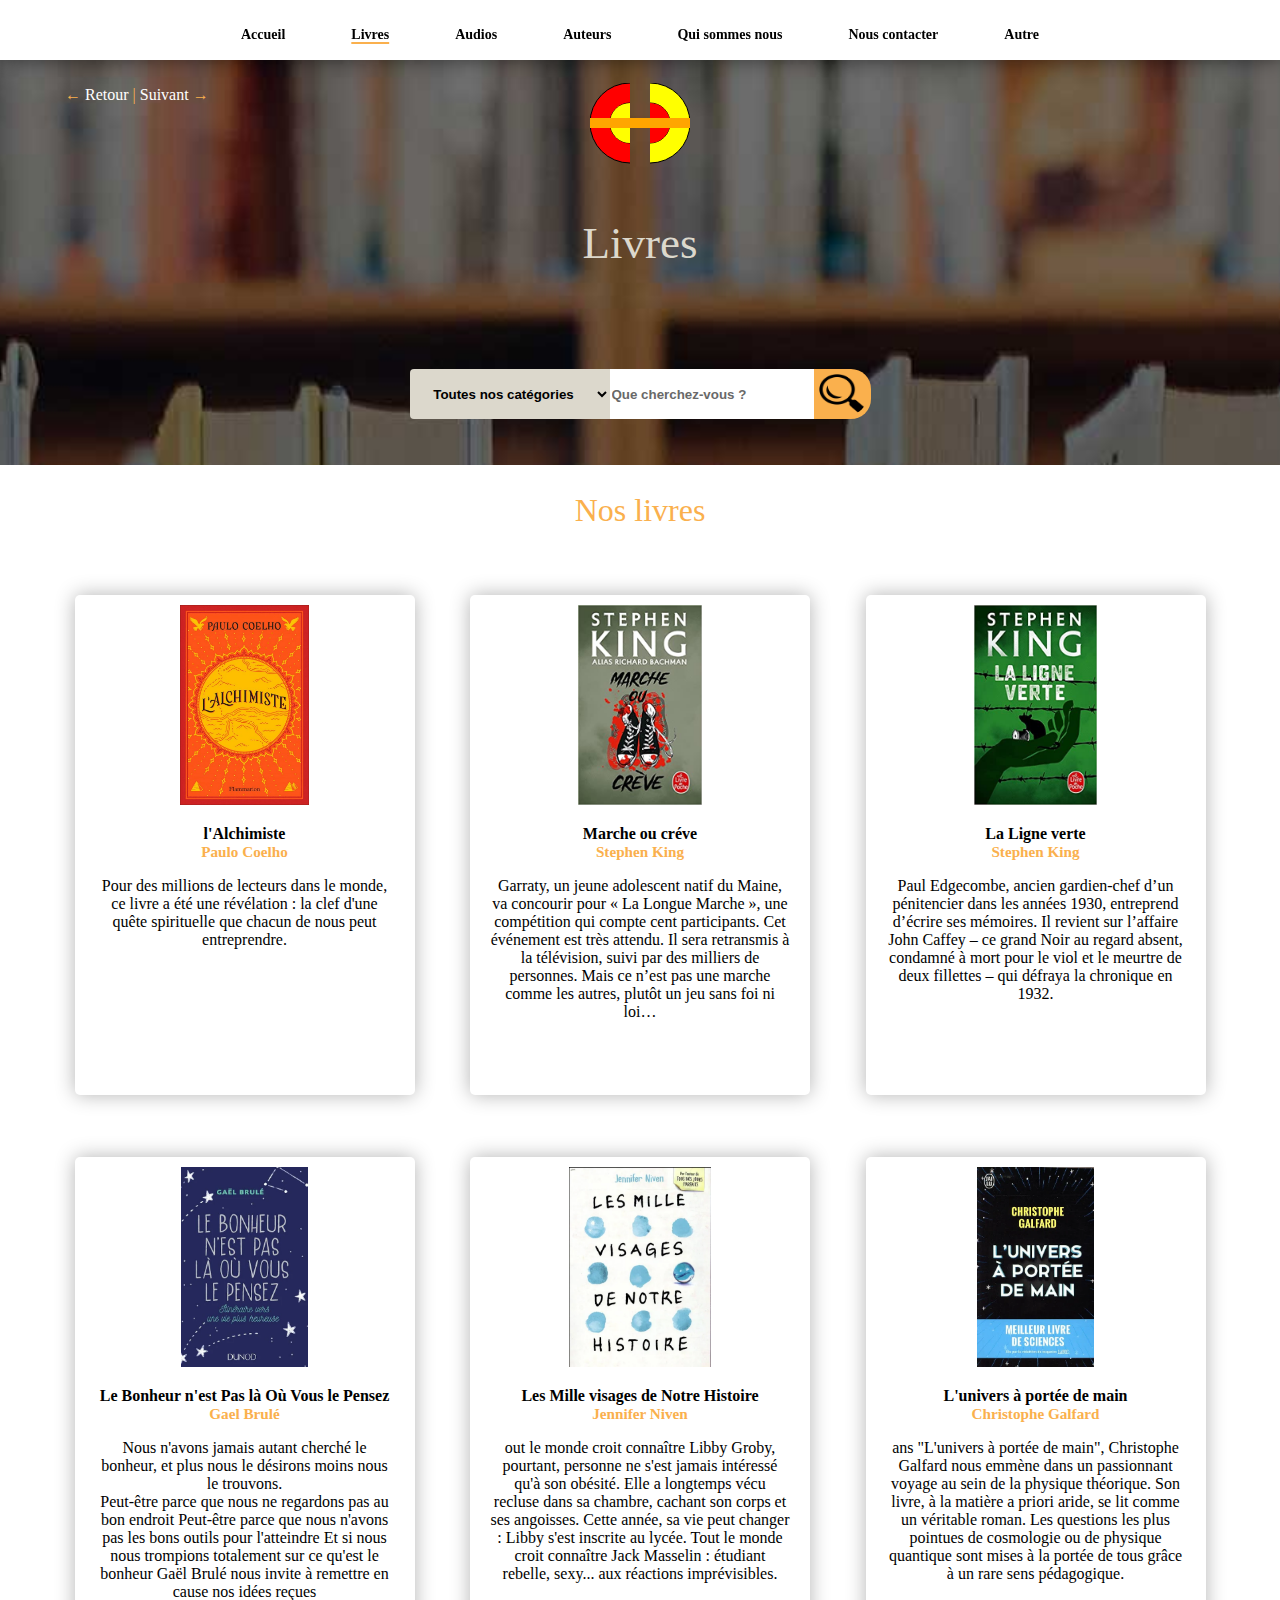
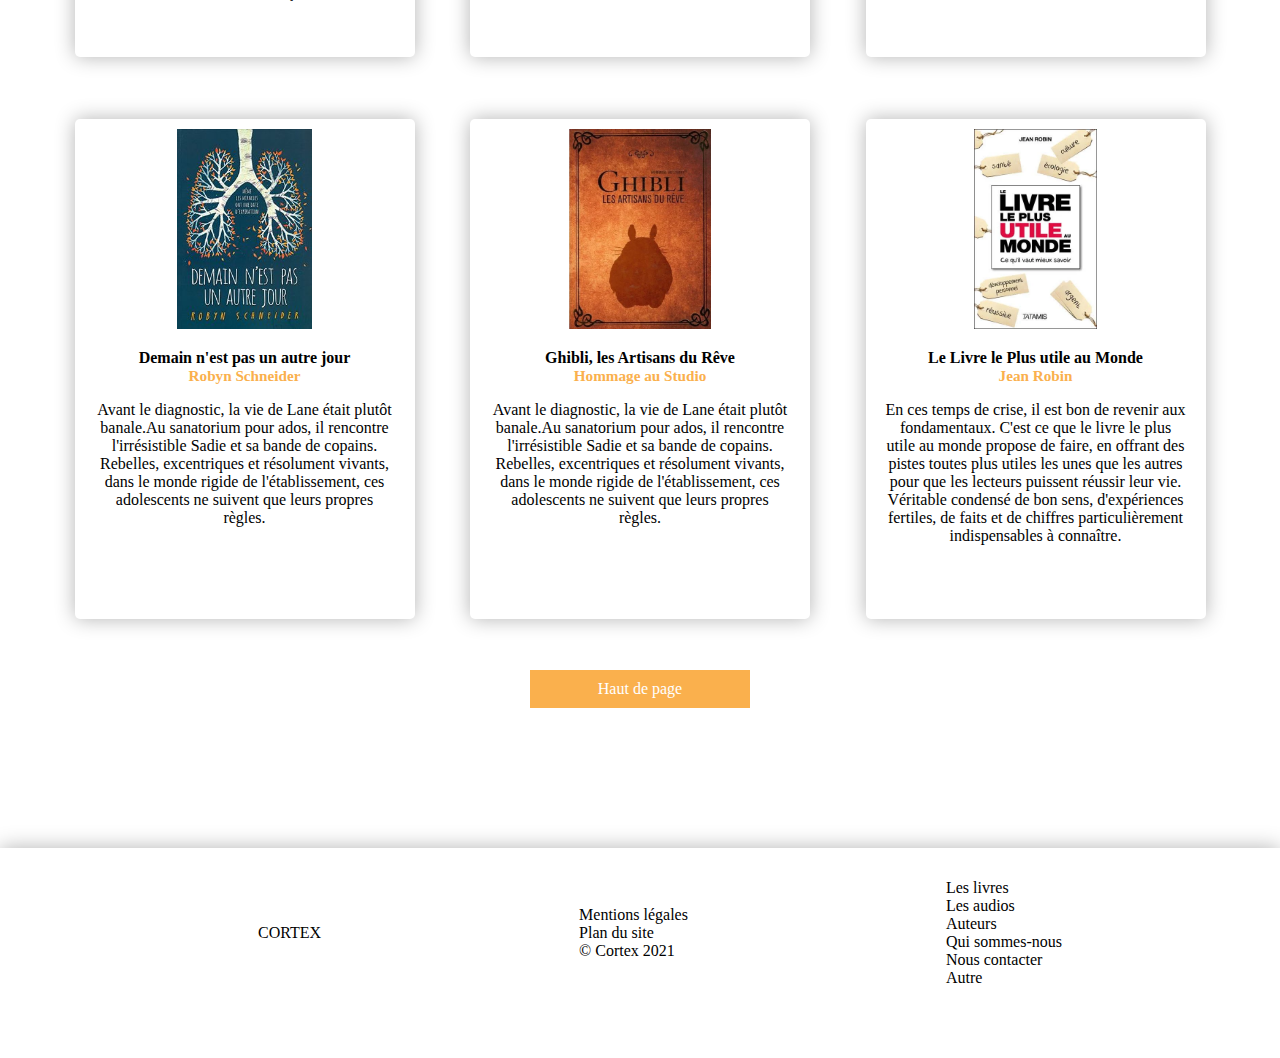
<file: html/livres.html>
<!DOCTYPE html>
<html lang="fr">
    <head>
        <meta charset="utf-8">
        <title>Livres</title>
        <link rel="stylesheet" href="../css/style.css"/>
        <meta name="author" content="ISMAIL Saman et Hoarau Tristan" />
        <meta name="description" content="Ce site web contient des livres sous toutes ses formes."/>
        <link rel="shortcut icon" href="../media/logo.ico" />
    </head>

    <body onload="logo()" id="top">
    <nav>
        <div class="ul">
            <input type = "button" class="li" value="Accueil" onclick="location.href='index.html'">
            <input type = "button" class="current li" value="Livres" onclick="location.href='Livres.html'">
            <input type = "button" class="li" value="Audios" onclick="location.href='Audios.html'">
            <input type = "button" class="li" value="Auteurs" onclick="location.href='Auteurs.html'">
            <input type = "button" class="li" value="Qui sommes nous" onclick="location.href='QuiSommesNous.html'">
            <input type = "button" class="li" value="Nous contacter" onclick="location.href='nousContacter.html'">
            <input type = "button" class="li" value="Autre" onclick="location.href='Autre.html'">
        </div>
    </nav>
        <div class="content">
            <header>
                <div class="header-content">
                    <div class="next-back">
                        <a href="javascript: history.go(-1)">Retour</a>
                        <a href="audios.html">Suivant</a>
                    </div>
                    <div id="canvas_container">
                        <canvas id="c1" width="100" height="100">
                        </canvas>
                        <h1>Livres</h1>
                    </div>

                    <div id="divChercher">
                        <select name="filtre" id="filtre" >
                            <option selected="selected" value="tous">Toutes nos catégories</option>
                            <option value="livres">Livres</option>
                            <option value="audios">Audios</option>
                            <option value="auteurs">Auteurs</option>
                        </select>
                        <input id="txtChercher" type="text" value="Que cherchez-vous ?" onfocus="cliqueBarreRecherche()"/>
                        <img src="../media/search.png" alt="search" onclick="chercher()"/>
                 </div>
             </div>
            </header>


        <div id="home-content">
                <h2>Nos livres</h2>
             <table>
                 <tr>
                     <td>
                         <div class="article articleLivre tous">
                             <a href = "https://www.babelio.com/livres/Coelho-Lalchimiste/5047">
                                 <img class="photoArticles" src="../media/livres/lalchimiste.jpg" alt="l'alchimiste"/>
                             </a>
                             <p class="titre">l'Alchimiste<br/><span class="auteur">Paulo Coelho</span></p>
                             <p class="description">Pour des millions de lecteurs dans le monde, ce livre a été une révélation : la clef d'une quête spirituelle que chacun de nous peut entreprendre.</p>
                         </div>
                     </td>
                     <td>
                         <div class="article articleLivre tous">
                             <a href = "https://fr.wikipedia.org/wiki/Marche_ou_cr%C3%A8ve_(roman)">
                                 <img class="photoArticles" src="../media/livres/marcheOuCreve.jpg" alt="Marche ou créve"/>
                             </a>
                             <p class="titre">Marche ou créve<br/><span class="auteur">Stephen King</span></p>
                             <p class="description">Garraty, un jeune adolescent natif du Maine, va concourir pour « La Longue Marche », une compétition qui compte cent participants. Cet événement est très attendu.
                                 Il sera retransmis à la télévision, suivi par des milliers de personnes.
                                 Mais ce n’est pas une marche comme les autres, plutôt un jeu sans foi ni loi…</p>
                         </div>
                     </td>
                     <td>
                         <div class="article articleLivre tous">
                             <a href = "https://www.livredepoche.com/livre/la-ligne-verte-9782253122920">
                                 <img class="photoArticles" src="../media/livres/laLigneVerte.jpg" alt="La Ligne verte"/>
                             </a>
                             <p class="titre">La Ligne verte<br/><span class="auteur">Stephen King</span></p>
                             <p class="description">Paul Edgecombe, ancien gardien-chef d’un pénitencier dans les années 1930, entreprend d’écrire ses mémoires.
                                 Il revient sur l’affaire John Caffey – ce grand Noir au regard absent, condamné à mort pour le viol et le meurtre de deux fillettes – qui défraya la chronique en 1932.</p>
                         </div>
                     </td>
                     <td>
                         <div class="article articleLivre tous">
                             <a href = "https://www.babelio.com/livres/Brule-Le-bonheur-nest-pas-la-ou-vous-le-pensez/1070523">
                                <img class="photoArticles" src="../media/livres/leBonheurNestPasLaOuVousLePensez.jpg" alt="Le Bonheur n'est Pas là Où Vous le Pensez"/>
                             </a>
                             <p class="titre">Le Bonheur n'est Pas là Où Vous le Pensez<br/><span class="auteur">Gael Brulé</span></p>
                             <p class="description">Nous n'avons jamais autant cherché le bonheur, et plus nous le désirons moins nous le trouvons.<br/>
                                 Peut-être parce que nous ne regardons pas au bon endroit Peut-être parce que nous n'avons pas les bons outils pour l'atteindre Et si nous nous trompions totalement sur ce qu'est le bonheur Gaël Brulé nous invite à remettre en cause nos idées reçues</p>
                         </div>
                     </td>
                     <td>
                         <div class="article articleLivre tous">
                             <a href = "https://www.babelio.com/livres/Niven-Les-mille-visages-de-notre-histoire/1009234">
                                 <img class="photoArticles" src="../media/livres/lesMillevisagesdeNotreHistoire.jpg" alt="Les Mille visages de Notre Histoire"/>
                             </a>
                             <p class="titre">Les Mille visages de Notre Histoire<br/><span class="auteur">Jennifer Niven</span></p>
                             <p class="description">out le monde croit connaître Libby Groby, pourtant, personne ne s'est jamais intéressé qu'à son obésité.
                                 Elle a longtemps vécu recluse dans sa chambre, cachant son corps et ses angoisses. Cette année,
                                 sa vie peut changer : Libby s'est inscrite au lycée. Tout le monde croit connaître Jack Masselin : étudiant rebelle, sexy... aux réactions imprévisibles.</p>
                         </div>
                     </td>
                     <td>
                         <div class="article articleLivre tous">
                             <a href = "https://livre.fnac.com/a11074439/Christophe-Galfard-L-Univers-a-portee-de-main">
                                <img class="photoArticles" src="../media/livres/luniverAPorteDeMain.jpg" alt="L'univers à portée de main"/>
                             </a>
                             <p class="titre">L'univers à portée de main<br/><span class="auteur">Christophe Galfard</span></p>
                             <p class="description">ans "L'univers à portée de main", Christophe Galfard nous emmène dans un passionnant voyage au sein de la physique théorique. Son livre, à la matière a priori aride, se lit comme un véritable roman. Les questions les plus pointues de cosmologie ou de physique quantique sont mises à la portée de tous grâce à un rare sens pédagogique.</p>
                         </div>
                     </td>
                     <td>
                         <div class="article articleLivre tous">
                             <a href = "https://www.babelio.com/livres/Schneider-Demain-nest-pas-un-autre-jour/920951">
                                 <img class="photoArticles" src="../media/livres/demainNestPasUnAutreJour.jpg" alt="Demain n'est pas un autre jour"/>
                             </a>
                             <p class="titre">Demain n'est pas un autre jour<br/><span class="auteur">Robyn Schneider</span></p>
                             <p class="description">Avant le diagnostic, la vie de Lane était plutôt banale.Au sanatorium pour ados, il rencontre l'irrésistible Sadie et sa bande de copains. Rebelles, excentriques et résolument vivants, dans le monde rigide de l'établissement, ces adolescents ne suivent que leurs propres règles.</p>
                         </div>
                     </td>
                     <td>
                         <div class="article articleLivre tous">
                             <a href = "https://livre.fnac.com/a10311387/Collectif-Ghibli-les-artisans-du-reve">
                                <img class="photoArticles" src="../media/livres/GhibliLesArtisansDuReve.jpg" alt="Ghibli, les Artisans du Rêve : Hommage au Studio"/>
                             </a>
                             <p class="titre">Ghibli, les Artisans du Rêve<br/><span class="auteur">Hommage au Studio</span></p>
                             <p class="description">Avant le diagnostic, la vie de Lane était plutôt banale.Au sanatorium pour ados, il rencontre l'irrésistible Sadie et sa bande de copains. Rebelles, excentriques et résolument vivants, dans le monde rigide de l'établissement, ces adolescents ne suivent que leurs propres règles.</p>
                         </div>
                     </td>
                     <td>
                         <div class="article articleLivre tous">
                             <a href = "https://livre.fnac.com/a4133013/Jean-Robin-Le-livre-le-plus-utile-au-monde">
                                <img class="photoArticles" src="../media/livres/leLivreLePlusUtileAuMonde.jpg" alt="Le Livre le Plus utile au Monde"/>
                             </a>
                             <p class="titre">Le Livre le Plus utile au Monde<br/><span class="auteur">Jean Robin</span></p>
                             <p class="description">En ces temps de crise, il est bon de revenir aux fondamentaux. C'est ce que le livre le plus utile au monde propose de faire, en offrant des pistes toutes plus utiles les unes que les autres pour que les lecteurs puissent réussir leur vie. Véritable condensé de bon sens, d'expériences fertiles, de faits et de chiffres particulièrement indispensables à connaître.</p>
                         </div>
                     </td>
                 </tr>
             </table>
            <div class="haut_de_page">
                 <a href="#top" >Haut de page</a>
            </div>
        </div>
            <div class="clear">

                <footer>
                    <ul>
                        <li>CORTEX</li>
                    </ul>
                    <ul>
                        <li><a href="#">Mentions l&eacute;gales</a></li>
                        <li><a href="#">Plan du site</a></li>
                        <li>© Cortex 2021</li>
                    </ul>
                    <ul>
                        <li><a href="livres.html">Les livres</a></li>
                        <li><a href="audios.html">Les audios</a></li>
                        <li><a href="auteurs.html">Auteurs</a></li>
                        <li><a href="quiSommesNous.html">Qui sommes-nous</a></li>
                        <li><a href="nousContacter.html">Nous contacter</a></li>
                        <li><a href="autre.html">Autre</a></li>
                    </ul>
                </footer>
            </div>
        </div>
        <script src="../javascript/code.js"></script>
        <!-- Scripts pour haut de page plus fluide -->
        <script src='https://ajax.googleapis.com/ajax/libs/jquery/3.4.1/jquery.min.js'></script>
        <script>
            $('a[href^="#"]').click(function(){
                var the_id = $(this).attr("href");
                if (the_id === '#') {
                    return;
                }
                $('html, body').animate({
                    scrollTop:$(the_id).offset().top
                }, 'slow');
                return false;
            });
        </script>

    </body>
</html>
</file>
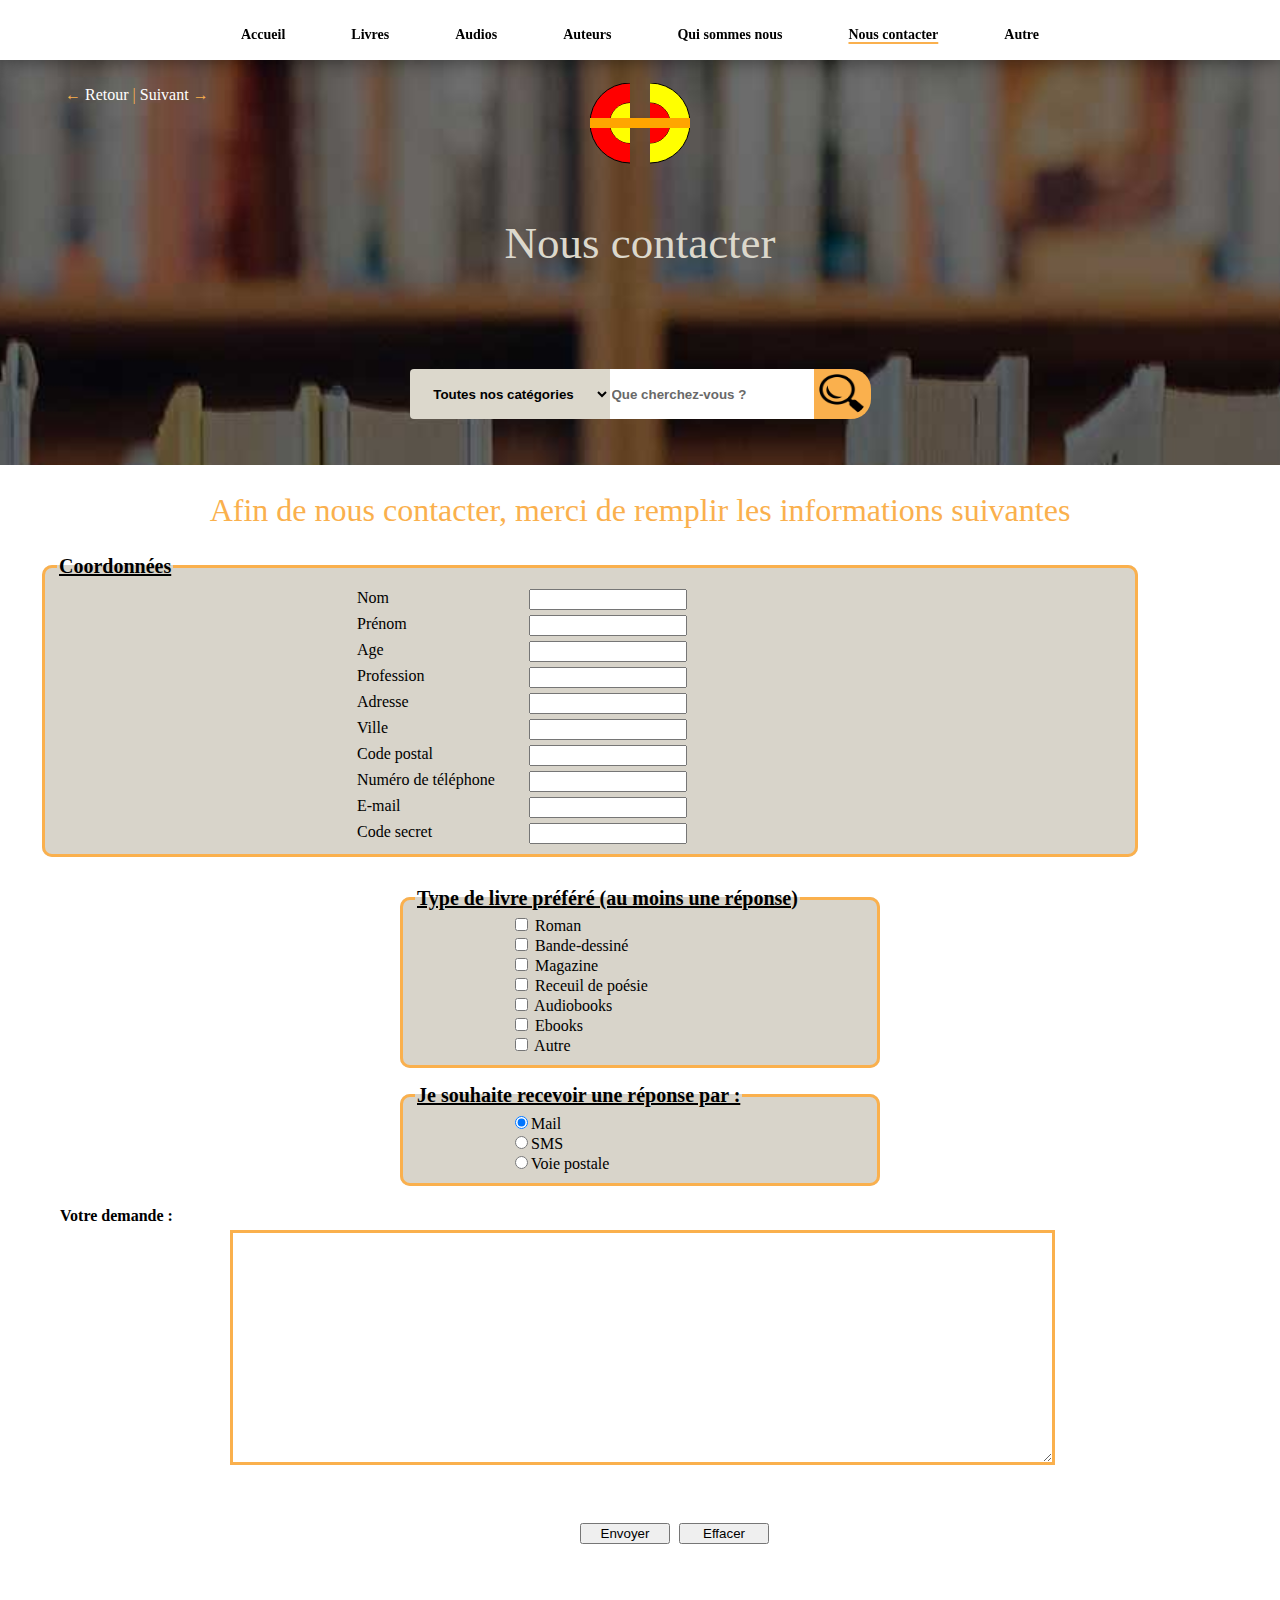
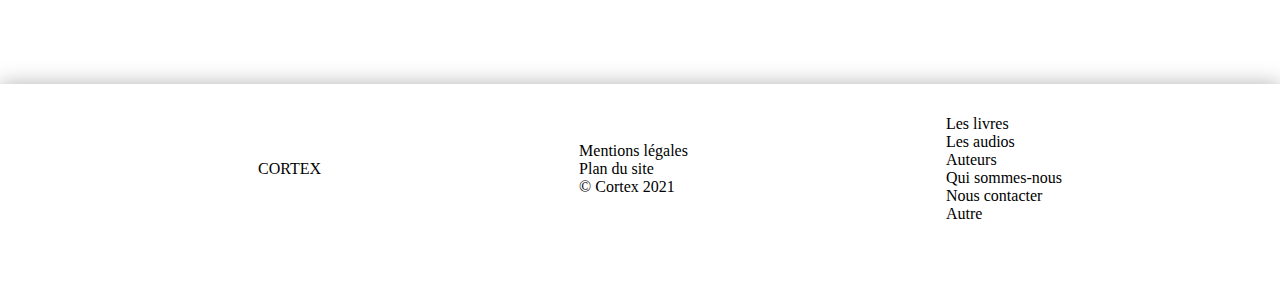
<file: html/nousContacter.html>
<!DOCTYPE html>
<html lang="fr" >
    <head>
        <meta charset="utf-8">
        <title>Nous contacter</title>
        <link rel="stylesheet" href="../css/style.css"/>
        <meta name="author" content="ISMAIL Saman et Hoarau Tristan" />
        <meta name="description" content="Ce site web contien des livres sous toutes ses formes."/>
        <link rel="shortcut icon" href="../media/logo.ico" />
    </head>

    <body onload="logo()">
            <nav>
                <div class="ul">
                    <input type = "button" class="li" value="Accueil" onclick="location.href='index.html'">
                    <input type = "button" class="li" value="Livres" onclick="location.href='livres.html'">
                    <input type = "button" class="li" value="Audios" onclick="location.href='audios.html'">
                    <input type = "button" class="li" value="Auteurs" onclick="location.href='auteurs.html'">
                    <input type = "button" class="li" value="Qui sommes nous" onclick="location.href='quiSommesNous.html'">
                    <input type = "button" class="current li" value="Nous contacter" onclick="location.href='nousContacter.html'">
                    <input type = "button" class="li" value="Autre" onclick="location.href='autre.html'">
                </div>
            </nav>
            <div class="content">
                <header>
                    <div class="header-content">
                        <div class="next-back">
                            <a href="javascript: history.go(-1)">Retour</a>
                            <a href="../html/autre.html">Suivant</a>
                        </div>
                        <div id="canvas_container">
                            <canvas id="c1" width="100" height="100">
                            </canvas>
                            <h1>Nous contacter</h1>
                        </div>


                        <div id="divChercher">
                            <select name="filtre" id="filtre" >
                                <option selected="selected" value="tous">Toutes nos catégories</option>
                                <option value="livres">Livres</option>
                                <option value="audios">Audios</option>
                                <option value="auteurs">Auteurs</option>
                            </select>
                            <input id="txtChercher" type="text" value="Que cherchez-vous ?" onfocus="cliqueBarreRecherche()"/>
                            <img src="../media/search.png" alt="search" onclick="chercher()"/>
                        </div>
                    </div>
                </header>
                <h2>Afin de nous contacter, merci de remplir les informations suivantes</h2>
                <div id="home-content">


                <form action="action" method="post" id="form1">

                    <div id="coordonnees">
                        <fieldset>
                            <legend>Coordonn&eacute;es</legend>
                            <label for="Nom">Nom</label>
                            <input id="Nom" name="Nom" type="text"  class="coordonnees"/><div id="error1" class="error"></div><br/>
                            <label for="Prenom">Pr&eacute;nom</label>
                            <input id="Prenom" name="Prenom" type="text"  class="coordonnees"/><div id="error2" class="error"></div><br/>
                            <label for="Age">Age</label>
                            <input id="Age" type="text"  class="coordonnees"/><div id="error3" class="error"></div><br/>
                            <label for="Profession">Profession</label>
                            <input id="Profession" name="Profession" type="text"  class="coordonnees"/><div id="error4" class="error"></div><br/>
                            <label for="Adresse">Adresse</label>
                            <input id="Adresse" name="Adresse" type="text" class="coordonnees"/><div id="error5" class="error"></div><br/>
                            <label for="Ville">Ville</label>
                            <input id="Ville" name="Ville" type="text"  class="coordonnees"/><div id="error6" class="error"></div><br/>
                            <label for="CP">Code postal</label>
                            <input id="CP" name="CP" type="text"  class="coordonnees" maxlength="6"/><div id="error7" class="error"></div><br/>
                            <label for="Tel">Num&eacute;ro de t&eacute;l&eacute;phone</label>
                            <input id="Tel" name="Tel" type="text"  class="coordonnees" maxlength="14"/><div id="error8" class="error"></div><br/>
                            <label for="mail">E-mail</label>
                            <input id="mail" name="mail" type="text"  class="coordonnees"/><div id="error9" class="error"></div><br/>
                            <label for="password">Code secret</label>
                            <input id="password" name="password" type="password" class="coordonnees"/><div id="error10" class="error"></div><br/>
                        </fieldset>
                    </div>

                    <div>
                        <fieldset id="fieldnouscontacter">
                            <legend>Type de livre pr&eacute;f&eacute;r&eacute; (au moins une r&eacute;ponse)</legend>
                                <input type="checkbox" name="typelivre" id="radio1"/>
                                Roman<br/>
                                <input type="checkbox" name="typelivre" id="radio2"/>
                                Bande-dessin&eacute;<br/>
                                <input type="checkbox" name="typelivre" id="radio3"/>
                                Magazine<br/>
                                <input type="checkbox" name="typelivre" id="radio4"/>
                                Receuil de po&eacute;sie<br/>
                                <input type="checkbox" name="typelivre" id="radio5"/>
                                Audiobooks<br/>
                                <input type="checkbox" name="typelivre" id="radio6"/>
                                Ebooks<br/>
                                <input type="checkbox" name="typelivre" id="radio7"/>
                                Autre<div id="error11"></div>
                        </fieldset>
                    </div>
                    <p id="test"></p>
                    <div>
                        <fieldset id="fieldnouscontacter2">
                            <legend id="petittitre">Je souhaite recevoir une r&eacute;ponse par :</legend>
                            <div>
                                <input type="radio" checked="checked" name="radio"/>Mail
                            </div>
                            <div>
                                <input type="radio" name="radio"/>SMS
                            </div>
                            <div>
                                <input type="radio" name="radio"/>Voie postale
                            </div>
                        </fieldset>
                    </div>

                    <p>
                        <label id="labelzonetexte" for="zonetexte">Votre demande :</label><br/>
                        <textarea id="zonetexte" name="zonetexte" rows="15" cols="100"></textarea><br/>
                        <span id="erreur12"></span>
                    </p>

                    <input id="bouton1" class="boutons" type="submit" value="Envoyer" onclick="formulaire()"/>
                    <input class="boutons" type="reset" value="Effacer"/>

                </form>

            </div>
            <div class="clear">

                    <footer>
                        <ul>
                            <li>CORTEX</li>
                        </ul>
                        <ul>
                            <li><a href="#">Mentions l&eacute;gales</a></li>
                            <li><a href="#">Plan du site</a></li>
                            <li>© Cortex 2021</li>
                        </ul>
                        <ul>
                            <li><a href="livres.html">Les livres</a></li>
                            <li><a href="audios.html">Les audios</a></li>
                            <li><a href="auteurs.html">Auteurs</a></li>
                            <li><a href="quiSommesNous.html">Qui sommes-nous</a></li>
                            <li><a href="nousContacter.html">Nous contacter</a></li>
                            <li><a href="autre.html">Autre</a></li>
                        </ul>
                    </footer>
                </div>
            </div>
                <script src="../javascript/code.js"></script>
        </body>
</html>
</file>
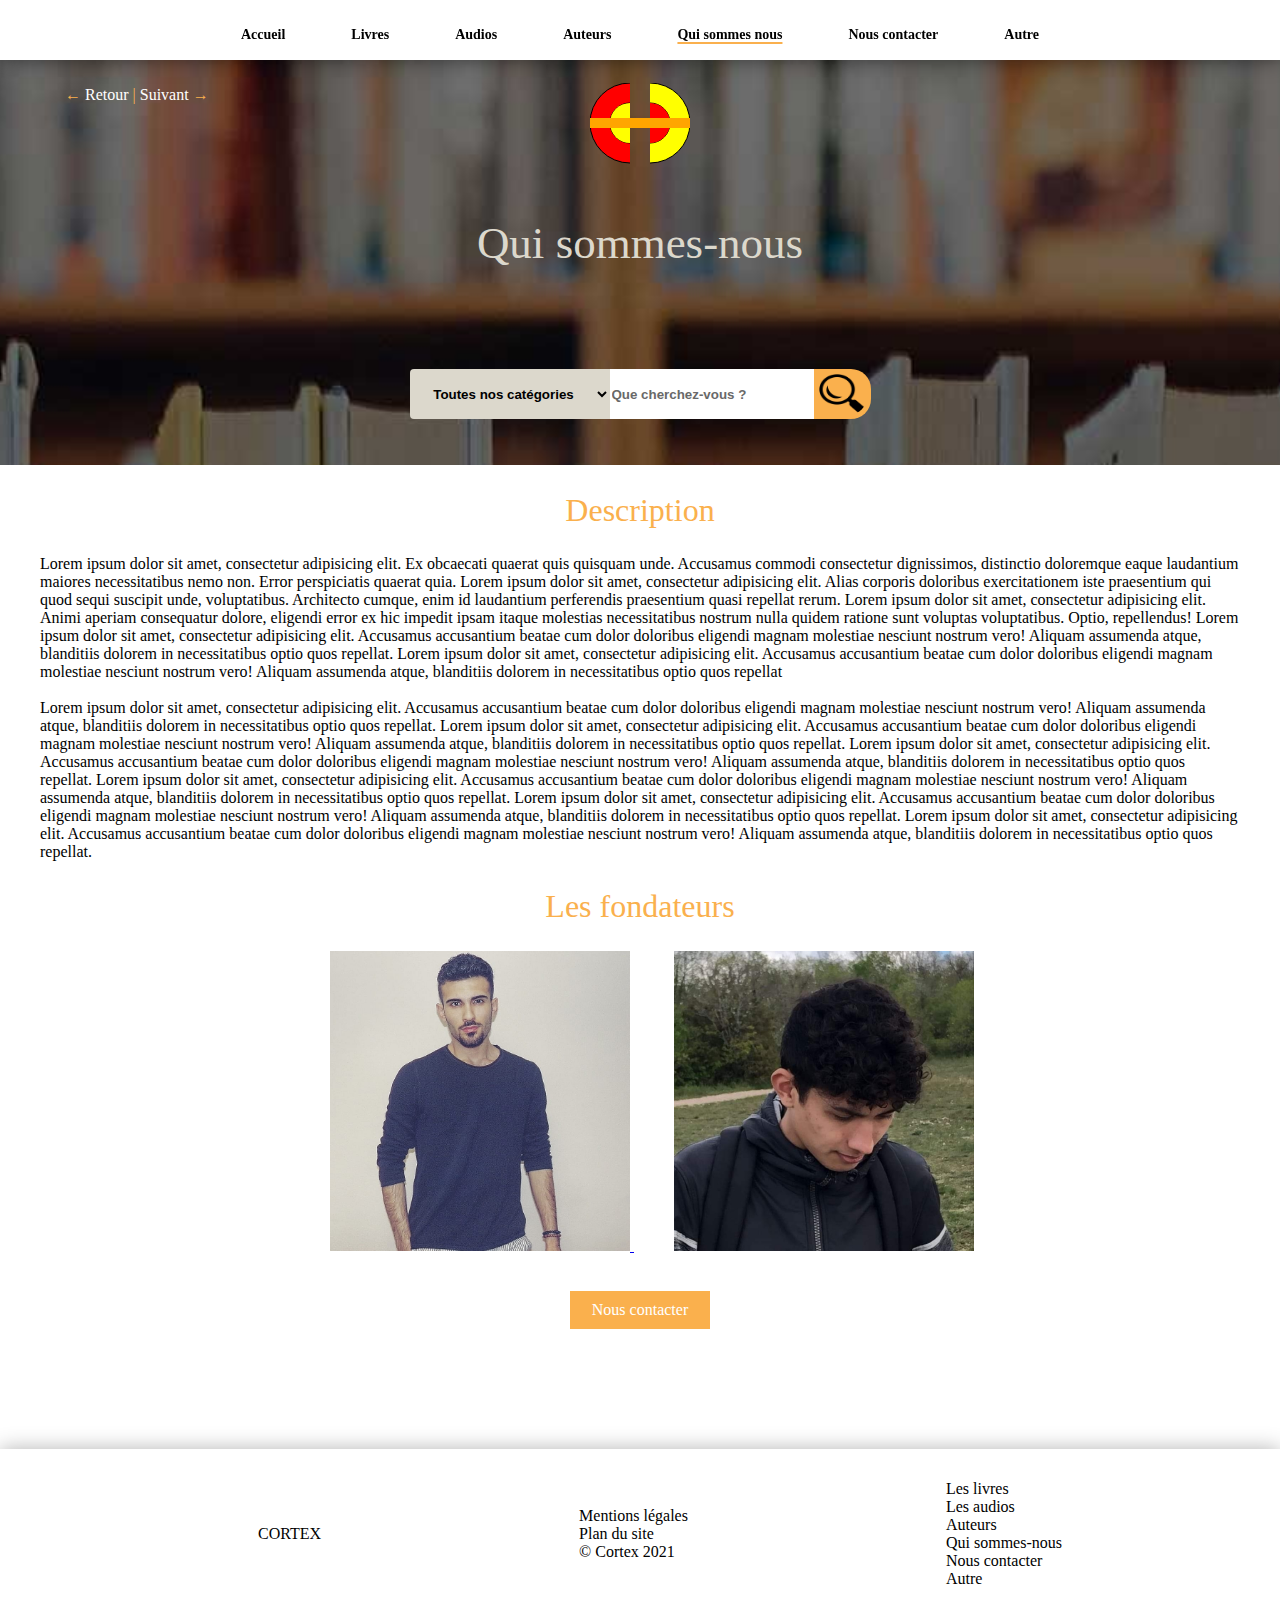
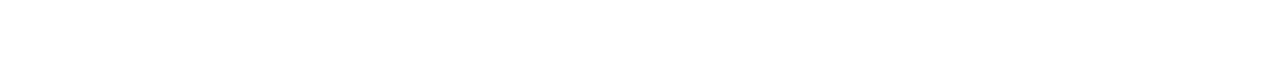
<file: html/quiSommesNous.html>
<!DOCTYPE html>
<html lang="zxx" >
<head>
    <meta charset="utf-8">
    <title>Qui sommes-nous</title>
    <link rel="stylesheet" href="../css/style.css"/>
    <meta name="author" content="ISMAIL Saman et Hoarau Tristan" />
    <meta name="description" content="Ce site web contien des livres sous toutes ses formes."/>
    <link rel="shortcut icon" href="../media/logo.ico" />
</head>
    <body onload="logo()">
        <nav>
            <div class="ul">
                <input type = "button" class="li" value="Accueil" onclick="location.href='index.html'">
                <input type = "button" class="li" value="Livres" onclick="location.href='livres.html'">
                <input type = "button" class="li" value="Audios" onclick="location.href='audios.html'">
                <input type = "button" class="li" value="Auteurs" onclick="location.href='auteurs.html'">
                <input type = "button" class="current li" value="Qui sommes nous" onclick="location.href='quiSommesNous.html'">
                <input type = "button" class="li" value="Nous contacter" onclick="location.href='nousContacter.html'">
                <input type = "button" class="li" value="Autre" onclick="location.href='autre.html'">
            </div>
        </nav>

        <div class="content">
            <header>
                <div class="header-content">
                    <div class="next-back">
                        <a href="javascript: history.go(-1)">Retour</a>
                        <a href="nousContacter.html">Suivant</a>
                    </div>
                    <div id="canvas_container">
                        <canvas id="c1" width="100" height="100">
                        </canvas>
                        <h1>Qui sommes-nous</h1>
                    </div>

                    <div id="divChercher">
                        <select name="filtre" id="filtre" >
                            <option selected="selected" value="selected">Toutes nos cat&eacute;gories</option>
                            <option value="livres">Livres</option>
                            <option value="ebooks">Audios</option>
                            <option value="audio">Auteurs</option>
                        </select>
                        <input id="txtChercher" type="text" value="Que cherchez-vous ?" onfocus="cliqueBarreRecherche()"/>
                        <img src="../media/search.png" alt="search"/>
                    </div>
                </div>
            </header>

        <div id="home-content">
            <h2>Description</h2>
                <p>
                    Lorem ipsum dolor sit amet, consectetur adipisicing elit. Ex obcaecati quaerat quis quisquam unde. Accusamus commodi consectetur dignissimos, distinctio doloremque eaque laudantium maiores necessitatibus nemo non. Error perspiciatis quaerat quia.
                    Lorem ipsum dolor sit amet, consectetur adipisicing elit. Alias corporis doloribus exercitationem iste praesentium qui quod sequi suscipit unde, voluptatibus. Architecto cumque, enim id laudantium perferendis praesentium quasi repellat rerum.
                    Lorem ipsum dolor sit amet, consectetur adipisicing elit. Animi aperiam consequatur dolore, eligendi error ex hic impedit ipsam itaque molestias necessitatibus nostrum nulla quidem ratione sunt voluptas voluptatibus. Optio, repellendus!
                    Lorem ipsum dolor sit amet, consectetur adipisicing elit. Accusamus accusantium beatae cum dolor doloribus eligendi magnam molestiae nesciunt nostrum vero! Aliquam assumenda atque, blanditiis dolorem in necessitatibus optio quos repellat.
                    Lorem ipsum dolor sit amet, consectetur adipisicing elit. Accusamus accusantium beatae cum dolor doloribus eligendi magnam molestiae nesciunt nostrum vero! Aliquam assumenda atque, blanditiis dolorem in necessitatibus optio quos repellat
                    <br><br>
                    Lorem ipsum dolor sit amet, consectetur adipisicing elit. Accusamus accusantium beatae cum dolor doloribus eligendi magnam molestiae nesciunt nostrum vero! Aliquam assumenda atque, blanditiis dolorem in necessitatibus optio quos repellat.
                    Lorem ipsum dolor sit amet, consectetur adipisicing elit. Accusamus accusantium beatae cum dolor doloribus eligendi magnam molestiae nesciunt nostrum vero! Aliquam assumenda atque, blanditiis dolorem in necessitatibus optio quos repellat.
                    Lorem ipsum dolor sit amet, consectetur adipisicing elit. Accusamus accusantium beatae cum dolor doloribus eligendi magnam molestiae nesciunt nostrum vero! Aliquam assumenda atque, blanditiis dolorem in necessitatibus optio quos repellat.
                    Lorem ipsum dolor sit amet, consectetur adipisicing elit. Accusamus accusantium beatae cum dolor doloribus eligendi magnam molestiae nesciunt nostrum vero! Aliquam assumenda atque, blanditiis dolorem in necessitatibus optio quos repellat.
                    Lorem ipsum dolor sit amet, consectetur adipisicing elit. Accusamus accusantium beatae cum dolor doloribus eligendi magnam molestiae nesciunt nostrum vero! Aliquam assumenda atque, blanditiis dolorem in necessitatibus optio quos repellat.
                    Lorem ipsum dolor sit amet, consectetur adipisicing elit. Accusamus accusantium beatae cum dolor doloribus eligendi magnam molestiae nesciunt nostrum vero! Aliquam assumenda atque, blanditiis dolorem in necessitatibus optio quos repellat.
                </p>
            <h2>Les fondateurs</h2>
            <div id="imagesFondateurs">
                <a href = "https://fr.linkedin.com/in/saman-ismail-6275051aa">
                      <img src = "../media/saman.jpg" alt ="ISMAIL Saman">
                </a>
                <img src = "../media/tristan.jpg" alt = "HOARAU Tristan">
            </div>
            <br><br>
            <a id="nousContacterBoutton" href="../html/nousContacter.html" class="btn">Nous contacter</a>
        </div>

            <div class="clear">

                <footer>
                    <ul>
                        <li>CORTEX</li>
                    </ul>
                    <ul>
                        <li><a href="#">Mentions l&eacute;gales</a></li>
                        <li><a href="#">Plan du site</a></li>
                        <li>© Cortex 2021</li>
                    </ul>
                    <ul>
                        <li><a href="livres.html">Les livres</a></li>
                        <li><a href="audios.html">Les audios</a></li>
                        <li><a href="auteurs.html">Auteurs</a></li>
                        <li><a href="quiSommesNous.html">Qui sommes-nous</a></li>
                        <li><a href="nousContacter.html">Nous contacter</a></li>
                        <li><a href="autre.html">Autre</a></li>
                    </ul>
                </footer>
            </div>
        </div>
        <script src="../javascript/code.js"></script>
    </body>
</file>
<file: css/style.css>
/*GENERAl*/
body
{
    margin: 0 auto;
    font-family: 'Times New Roman', sans-serif;
}
.next-back{padding:3px 25px;position: absolute;}
.next-back a{text-decoration: none;color: #fff;}
.next-back > a:first-child::after{content: ' | ';color: #fab04d;}
.next-back > a:first-child::before{content: ' ← ';color: #fab04d;}
.next-back > a:last-child::after{content: ' → ';color: #fab04d;}
.next-back a:hover{color: #fab04d;}
h1, h2, h3{text-align: center;font-family: 'EB Garamond', serif;font-weight: normal;}
h2{color: #fab04d;font-size: 2em;}

.clear{clear: both;}

/*MENU*/
nav{
    background-color: #fff;
    box-shadow: 0 0 20px rgb(0 0 0 / 50%);
    padding: 5px 0;
    z-index: 2;
    position: fixed;
    width: 100%;
    height: 50px;
    top: 0;
}
input[type=button]{
    cursor: pointer;
    background: none;
    border: none;
    text-align: center;
}
.ul
{
    text-align: center;
    margin-top: 20px;
}
.li{
    font-size: 14px;
    font-weight: bold;
    margin: 0 25px 0 25px;
    font-family: 'EB Garamond', serif;
}
.li:hover{
    transition: .4s ease;
    text-decoration: underline #fab04d 5px;
    color : #fab04d ;
}
.current
{
    text-decoration: underline #fab04d 5px;
}
.ul > input[type=button]:visited
{
   background-color: red;
}
.main
{
    margin-top: -550px;
}
    /*Header*/
h1{color: #dcd8cc;font-size: 45px;}
.content{
    position: relative;
    top:91px;}
header{
    width: 100%;
    background-size: cover !important;
    background: url(../media/bibliotheque.jpg) no-repeat fixed center;
    height: 350px;
    padding: 2rem 0;
    margin-top: -40px;
}
.header-content{
    max-width: 1200px;
    margin: 0 auto;
}
/*Barre de recherche*/
#divChercher > img
{
    border-radius: 0 20px 20px 0;
    background-color: #fab04d;
    height: 40px;
    width: 47px;
    padding: 5px;
}
#txtChercher
{
    background-color: white;
    color: dimgrey;
    font-weight: bolder;
    width: 200px;
    height: 48px;
    border: transparent;
}
#divChercher {
    z-index: 1;
    margin-top: 100px;
    display: flex;
    flex-direction: row;
    align-content: center;
    justify-content: center;
}
#divChercher > img:hover
{
    background-color: tomato;
}
/*Contenu*/
#home-content{
    max-width: 1200px;
    margin: 0 auto;
    padding: 0 35px;
}

#home-content > .intro{
    width: 80%;
    margin: 0 auto;
}
#home-content .new{
    margin: 35px 35px 0 0;
}

td > .article
{
    position: relative;
    z-index: 1;
    padding: 10px 20px;
    width:300px;
    height: 480px;
    flex: 1;
    margin: 10px auto;
    text-align: center;
    box-shadow: 0 0 20px rgb(0 0 0 / 30%);
    border-radius: 5px;
}
.luPar
{
    text-align: center;
    margin-top: 30px;
    color: #fab04d;
}
.luPar span
{
   text-decoration: underline;
    font-weight: bold;
}
table
{
    margin:35px auto 0 auto;
    max-width: 100%;
    border-collapse: collapse;
}
.photoArticles
{
    width: auto;
    height: 200px;
}
tr
{
    display: flex;
    flex-wrap: wrap;
    justify-content: space-evenly;
}
td{
    text-align :center;
    margin: 20px;
}
.article:hover
{
    box-shadow: 0 0 30px rgb(0 0 0 / 50%);
}
.new
{
    float: right;
    text-align: center;
}
#nouveaute
{
    width: 50px;
    max-width: 50px;
    height: auto;
    margin-bottom: 10px;
    border: 3px solid #fab04d;
    border-radius: 20px;
}
#nouveaute > legend
{
    text-align: center;
    font-weight: bolder;
}
#nouveaute > img
{
    margin: 10px auto auto 5px;
    width: 200px;
    height: 250px;
}
#nouveaute > h1
{
    text-align: center;
    font-weight: bolder;
}
#nouveaute:hover
{
    box-shadow: 0 0 30px rgb(252 180 60 / 100%);
}
#filtre
{
    border:transparent;
    vertical-align:text-bottom;
    width: 200px;
    height: 50px;
    border-radius: 4px 0 0 4px;
    font-weight: bold;
    background-color: #dcd8cc;
    text-align: center;
}
.auteur
{
    color: #fab04d;
    font-size: 0.95em;
}
.titre
{
    font-weight: bolder;
}
.enSavoirPlus{
    display: block;
    text-align: center;
    text-decoration: none;
    width: 200px;
    margin: 20px auto;
    padding: 10px;
    color: #fab04d;
    background: none;
    box-shadow: inset 0 0 1px 1px #fab04d;
    transition: .6s ease;
}

.enSavoirPlus:hover{
    background: #fab04d;
    color: #fff;
}
.btn{background: #fab04d;padding: 10px;color: #fff;text-decoration: none;}
.btn:hover{background: none;box-shadow: inset 0 0 1px 1px #fab04d;transition: .6s ease;color: #fab04d;
}
.haut_de_page{background: #fab04d;padding: 10px;color: #fff;text-align: center ; width: 200px; margin: 20px auto; }
.haut_de_page a {text-decoration: none;padding: 10px;color: #fff;width: 200px}
.haut_de_page a:hover {color: #fab04d}
.haut_de_page:hover{background: none;box-shadow: inset 0 0 1px 1px #fab04d;transition: .6s ease;
}

/*FOOTER*/
footer{box-shadow: 0 0 20px rgb(0 0 0 / 30%);position: relative;top: 120px;display: flex;justify-content: space-evenly;align-items: center;;padding: 15px 0;}
footer li {list-style: none;}
footer > ul > li a{color: inherit;text-decoration: none;}
footer > ul > li a:hover{
    transition: .4s ease;
    color: #fab04d;}



/*canvas*/
#canvas_container
{
    margin: 0 auto;
    flex-direction: row;
    text-align: center;
}
.audios
{
    margin-top: 100px;
}
/*Autre*/
iframe{
    margin: 0 auto;
    width: 400px;
    height: 300px;
    background-color: #606060;
    display:block;
}
#courbeDeBezier
{
    background-color: black;
    display:block;
    margin: 0 auto;
}

/*Deuxième tableau page auteurs*/
#table2  tr{
    border: solid black;
}
#table2 td{
    width: 200px;
    text-align: center;
}
.coordonnees
{
    margin-left: 2px;
    margin-top: 5px;
    width: 150px;
}
#coordonnees
{
    width: 1100px;
}
label
{
    display: block;
    float: left;
    width: 170px;
    margin-top: 5px;
}
.error{
    display: inline-flex;
    margin-left: 15px;
    color: red;
    width: 300px;
}
fieldset
{
    background-color: rgba(212,208,197,0.91);
    border-radius: 10px;
    border: #fab04d solid 3px;
    margin-bottom: 30px;
}
fieldset label{
    margin-left: 300px;
}
fieldset input[type=checkbox]{
    margin-left: 100px;
}
fieldset input[type=radio]{
    margin-left: 100px;
}
#fieldnouscontacter
{
    width: 450px;
    margin: 0 auto;
}
#fieldnouscontacter2
{
    width: 450px;
    margin: 0 auto;
}
legend
{
    text-decoration: underline;
    font-weight: bold;
    font-size: 20px;
}
#labelzonetexte{
    margin-left: 20px;
    float: left;
    display: block;
    font-weight: bold;
}
#zonetexte
{
    float: none;
    margin-top: 10px;
    border: #fab04d solid 3px;
}
#erreur12{
    color: red;
    margin-left: 190px;
}
#bouton1
{
    margin-left: 45%;
    margin-top: 20px;
    margin-right: 5px;
}
.boutons
{
    width: 90px;
    margin-bottom: 20px;
}
#divDate
{
    display:block;
    background: linear-gradient(217deg, rgba(255,0,0,.8), rgba(255,0,0,0) 70.71%),
    linear-gradient(127deg, rgba(0,255,0,.8), rgba(0,255,0,0) 70.71%),
    linear-gradient(336deg, rgba(0,0,255,.8), rgba(0,0,255,0) 70.71%);
    width: 400px;
    border: #fab04d solid 3px;
    margin: 0 auto;
}
#divDate input
{
   margin: 0 auto;
    display:block;
}
#Date
{
    text-align: center;
}
#buttonDate
{
    margin: 70px;
    padding: 10px;
    border: black solid 2px;
    background-color: #fab04d;
}
#nousContacterBoutton
{
    display: block;
    margin: 0 auto;
    text-align: center;
    width: 120px;
}
#imagesFondateurs img
{
    width: 300px;
    height: 300px;
    flex-wrap: wrap;
    margin-left: 40px;
}
#imagesFondateurs
{
    margin: 0 auto;
    width: 700px;
}
</file>
